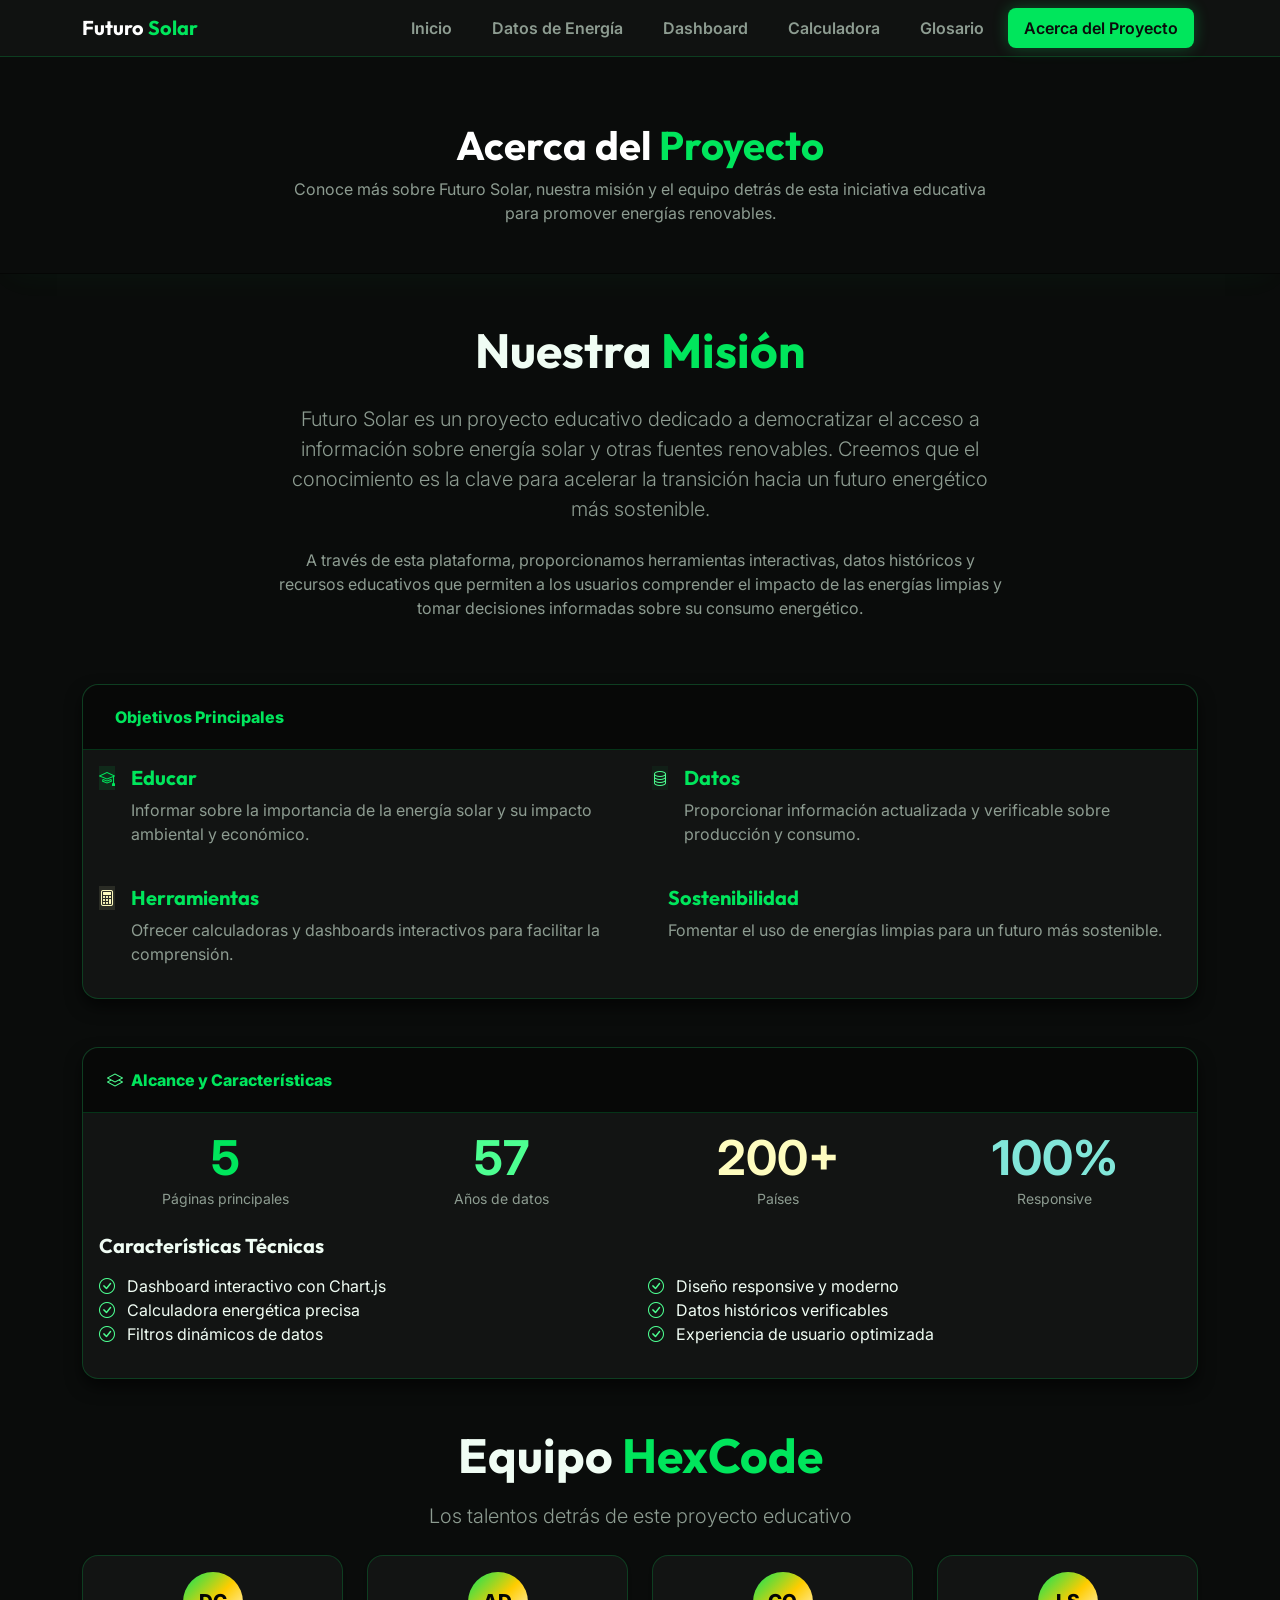
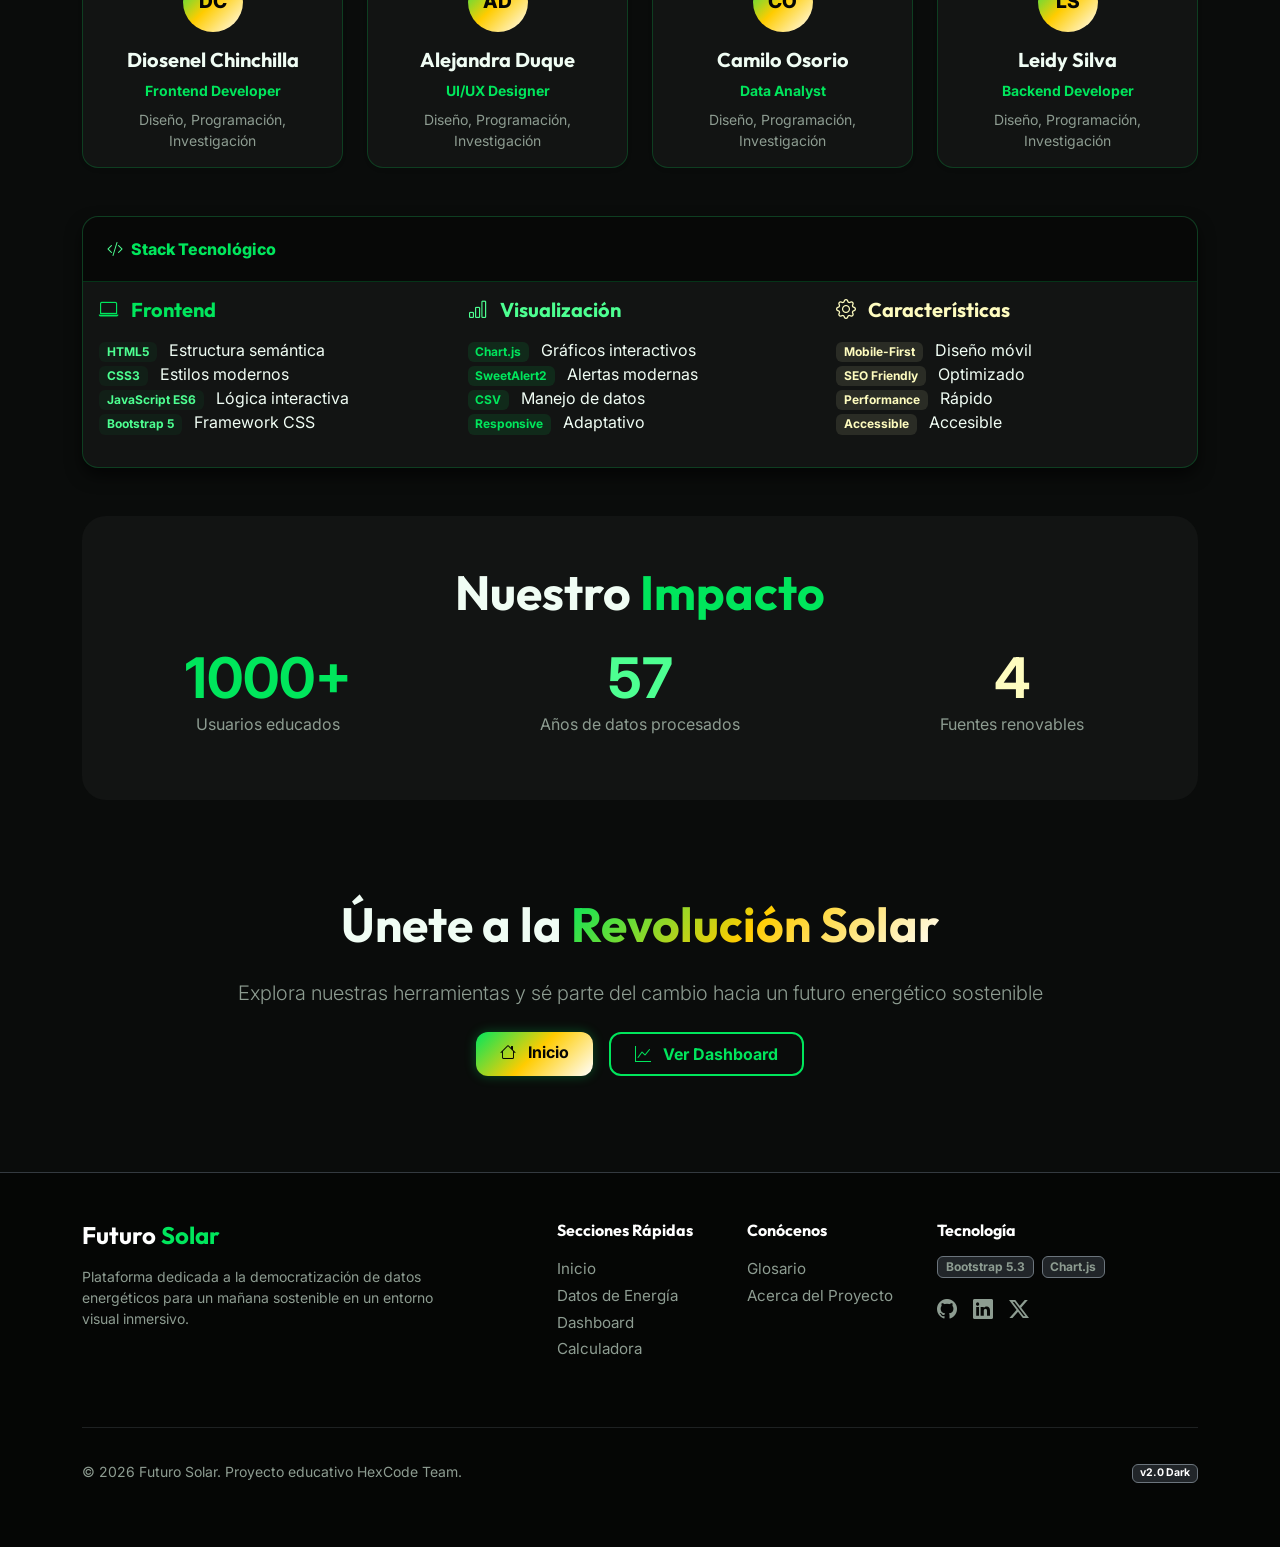
<file: acerca-del-proyecto.html>
<!DOCTYPE html>
<html lang="es" data-bs-theme="dark">

<head>
    <meta charset="UTF-8">
    <meta name="viewport" content="width=device-width, initial-scale=1.0">
    <meta name="description" content="Información sobre el proyecto Futuro Solar y el equipo HexCode">
    <title>Acerca del Proyecto - Futuro Solar</title>

    <!-- Bootstrap -->
    <link href="https://cdn.jsdelivr.net/npm/bootstrap@5.3.3/dist/css/bootstrap.min.css" rel="stylesheet">

    <!-- Bootstrap Icons -->
    <link rel="stylesheet" href="https://cdn.jsdelivr.net/npm/bootstrap-icons@1.11.0/font/bootstrap-icons.css">

    <!-- CSS personalizado -->
    <link rel="stylesheet" href="css/estilos.css">
</head>

<body>
        <!-- Modern Navigation -->
    <nav class="navbar navbar-expand-lg border-bottom sticky-top custom-navbar">
        <div class="container">
            <a class="navbar-brand fw-bold text-white" href="index.html">
                Futuro <span class="text-primary-green">Solar</span>
            </a>
            <button class="navbar-toggler border-0 shadow-none" type="button" data-bs-toggle="collapse" data-bs-target="#navbarNav">
                <span class="navbar-toggler-icon"></span>
            </button>
            <div class="collapse navbar-collapse" id="navbarNav">
                <ul class="navbar-nav ms-auto">
                    <li class="nav-item"><a class="nav-link " href="index.html">Inicio</a></li>
                    <li class="nav-item"><a class="nav-link " href="datos-energia.html">Datos de Energía</a></li>
                    <li class="nav-item"><a class="nav-link " href="dashboard.html">Dashboard</a></li>
                    <li class="nav-item"><a class="nav-link " href="calculadora.html">Calculadora</a></li>
                    <li class="nav-item"><a class="nav-link " href="diccionario.html">Glosario</a></li>
                    <li class="nav-item"><a class="nav-link active" href="acerca-del-proyecto.html">Acerca del Proyecto</a></li>
                </ul>
            </div>
        </div>
    </nav>

    <!-- Page Header -->
    <header class="page-header text-center animate__animated animate__fadeIn">
        <div class="container">
            <h1 class="display-6 fw-bold mb-2 text-white">Acerca del <span class="text-primary-green">Proyecto</span></h1>
            <p class="text-muted mx-auto" style="max-width: 700px;">Conoce más sobre Futuro Solar, nuestra misión y el equipo detrás de esta iniciativa educativa para promover energías renovables.</p>
        </div>
    </header>

    <main class="container my-5">
        <!-- Descripción del Proyecto -->
        <section class="row mb-5 fade-in-up">
            <div class="col-lg-8 mx-auto text-center">
                <h2 class="display-5 fw-bold mb-4">Nuestra <span class="text-highlight">Misión</span></h2>
                <p class="lead text-muted mb-4">
                    Futuro Solar es un proyecto educativo dedicado a democratizar el acceso a información sobre energía solar y otras fuentes renovables. 
                    Creemos que el conocimiento es la clave para acelerar la transición hacia un futuro energético más sostenible.
                </p>
                <p class="text-muted">
                    A través de esta plataforma, proporcionamos herramientas interactivas, datos históricos y recursos educativos que 
                    permiten a los usuarios comprender el impacto de las energías limpias y tomar decisiones informadas sobre su consumo energético.
                </p>
            </div>
        </section>

        <!-- Objetivos -->
        <section class="mb-5 fade-in-up">
            <div class="card card-premium">
                <div class="card-header-premium">
                    <i class="bi bi-target me-2"></i> Objetivos Principales
                </div>
                <div class="card-body">
                    <div class="row g-4">
                        <div class="col-md-6">
                            <div class="d-flex align-items-start">
                                <div class="me-3">
                                    <div class="icon-circle bg-success-soft">
                                        <i class="bi bi-mortarboard"></i>
                                    </div>
                                </div>
                                <div>
                                    <h5 class="fw-bold text-primary">Educar</h5>
                                    <p class="text-muted">Informar sobre la importancia de la energía solar y su impacto ambiental y económico.</p>
                                </div>
                            </div>
                        </div>
                        <div class="col-md-6">
                            <div class="d-flex align-items-start">
                                <div class="me-3">
                                    <div class="icon-circle bg-primary-soft">
                                        <i class="bi bi-database"></i>
                                    </div>
                                </div>
                                <div>
                                    <h5 class="fw-bold text-primary">Datos</h5>
                                    <p class="text-muted">Proporcionar información actualizada y verificable sobre producción y consumo.</p>
                                </div>
                            </div>
                        </div>
                        <div class="col-md-6">
                            <div class="d-flex align-items-start">
                                <div class="me-3">
                                    <div class="icon-circle bg-warning-soft">
                                        <i class="bi bi-calculator"></i>
                                    </div>
                                </div>
                                <div>
                                    <h5 class="fw-bold text-primary">Herramientas</h5>
                                    <p class="text-muted">Ofrecer calculadoras y dashboards interactivos para facilitar la comprensión.</p>
                                </div>
                            </div>
                        </div>
                        <div class="col-md-6">
                            <div class="d-flex align-items-start">
                                <div class="me-3">
                                    <div class="icon-circle bg-info-soft">
                                        <i class="bi bi-leaf"></i>
                                    </div>
                                </div>
                                <div>
                                    <h5 class="fw-bold text-primary">Sostenibilidad</h5>
                                    <p class="text-muted">Fomentar el uso de energías limpias para un futuro más sostenible.</p>
                                </div>
                            </div>
                        </div>
                    </div>
                </div>
            </div>
        </section>

        <!-- Alcance del Proyecto -->
        <section class="mb-5 fade-in-up">
            <div class="card card-premium">
                <div class="card-header-premium">
                    <i class="bi bi-layers me-2"></i> Alcance y Características
                </div>
                <div class="card-body">
                    <div class="row g-4">
                        <div class="col-md-3">
                            <div class="text-center">
                                <div class="display-5 text-primary fw-bold">5</div>
                                <small class="text-muted">Páginas principales</small>
                            </div>
                        </div>
                        <div class="col-md-3">
                            <div class="text-center">
                                <div class="display-5 text-success fw-bold">57</div>
                                <small class="text-muted">Años de datos</small>
                            </div>
                        </div>
                        <div class="col-md-3">
                            <div class="text-center">
                                <div class="display-5 text-warning fw-bold">200+</div>
                                <small class="text-muted">Países</small>
                            </div>
                        </div>
                        <div class="col-md-3">
                            <div class="text-center">
                                <div class="display-5 text-info fw-bold">100%</div>
                                <small class="text-muted">Responsive</small>
                            </div>
                        </div>
                    </div>
                    <div class="mt-4">
                        <h5 class="fw-bold mb-3">Características Técnicas</h5>
                        <div class="row g-3">
                            <div class="col-md-6">
                                <ul class="list-unstyled">
                                    <li><i class="bi bi-check-circle text-success me-2"></i> Dashboard interactivo con Chart.js</li>
                                    <li><i class="bi bi-check-circle text-success me-2"></i> Calculadora energética precisa</li>
                                    <li><i class="bi bi-check-circle text-success me-2"></i> Filtros dinámicos de datos</li>
                                </ul>
                            </div>
                            <div class="col-md-6">
                                <ul class="list-unstyled">
                                    <li><i class="bi bi-check-circle text-success me-2"></i> Diseño responsive y moderno</li>
                                    <li><i class="bi bi-check-circle text-success me-2"></i> Datos históricos verificables</li>
                                    <li><i class="bi bi-check-circle text-success me-2"></i> Experiencia de usuario optimizada</li>
                                </ul>
                            </div>
                        </div>
                    </div>
                </div>
            </div>
        </section>

        <!-- Equipo del Proyecto -->
        <section class="mb-5 fade-in-up">
            <div class="text-center mb-4">
                <h2 class="display-5 fw-bold mb-3">Equipo <span class="text-highlight">HexCode</span></h2>
                <p class="lead text-muted">Los talentos detrás de este proyecto educativo</p>
            </div>
            <div class="row g-4">
                <div class="col-md-6 col-lg-3">
                    <div class="card border-0 shadow-sm">
                        <div class="card-body text-center">
                            <div class="mb-3">
                                <div class="equipo-avatar-small">DC</div>
                            </div>
                            <h5 class="card-title fw-bold">Diosenel Chinchilla</h5>
                            <p class="text-primary fw-bold small mb-2">Frontend Developer</p>
                            <p class="card-text small text-muted">Diseño, Programación, Investigación</p>
                        </div>
                    </div>
                </div>
                <div class="col-md-6 col-lg-3">
                    <div class="card border-0 shadow-sm">
                        <div class="card-body text-center">
                            <div class="mb-3">
                                <div class="equipo-avatar-small">AD</div>
                            </div>
                            <h5 class="card-title fw-bold">Alejandra Duque</h5>
                            <p class="text-primary fw-bold small mb-2">UI/UX Designer</p>
                            <p class="card-text small text-muted">Diseño, Programación, Investigación</p>
                        </div>
                    </div>
                </div>
                <div class="col-md-6 col-lg-3">
                    <div class="card border-0 shadow-sm">
                        <div class="card-body text-center">
                            <div class="mb-3">
                                <div class="equipo-avatar-small">CO</div>
                            </div>
                            <h5 class="card-title fw-bold">Camilo Osorio</h5>
                            <p class="text-primary fw-bold small mb-2">Data Analyst</p>
                            <p class="card-text small text-muted">Diseño, Programación, Investigación</p>
                        </div>
                    </div>
                </div>
                <div class="col-md-6 col-lg-3">
                    <div class="card border-0 shadow-sm">
                        <div class="card-body text-center">
                            <div class="mb-3">
                                <div class="equipo-avatar-small">LS</div>
                            </div>
                            <h5 class="card-title fw-bold">Leidy Silva</h5>
                            <p class="text-primary fw-bold small mb-2">Backend Developer</p>
                            <p class="card-text small text-muted">Diseño, Programación, Investigación</p>
                        </div>
                    </div>
                </div>
            </div>
        </section>

        <!-- Tecnologías Utilizadas -->
        <section class="mb-5 fade-in-up">
            <div class="card card-premium">
                <div class="card-header-premium">
                    <i class="bi bi-code-slash me-2"></i> Stack Tecnológico
                </div>
                <div class="card-body">
                    <div class="row g-4">
                        <div class="col-md-4">
                            <h5 class="fw-bold text-primary mb-3">
                                <i class="bi bi-laptop me-2"></i> Frontend
                            </h5>
                            <ul class="list-unstyled">
                                <li><span class="badge bg-primary-soft text-primary me-2">HTML5</span> Estructura semántica</li>
                                <li><span class="badge bg-primary-soft text-primary me-2">CSS3</span> Estilos modernos</li>
                                <li><span class="badge bg-primary-soft text-primary me-2">JavaScript ES6</span> Lógica interactiva</li>
                                <li><span class="badge bg-primary-soft text-primary me-2">Bootstrap 5</span> Framework CSS</li>
                            </ul>
                        </div>
                        <div class="col-md-4">
                            <h5 class="fw-bold text-success mb-3">
                                <i class="bi bi-bar-chart me-2"></i> Visualización
                            </h5>
                            <ul class="list-unstyled">
                                <li><span class="badge bg-success-soft text-success me-2">Chart.js</span> Gráficos interactivos</li>
                                <li><span class="badge bg-success-soft text-success me-2">SweetAlert2</span> Alertas modernas</li>
                                <li><span class="badge bg-success-soft text-success me-2">CSV</span> Manejo de datos</li>
                                <li><span class="badge bg-success-soft text-success me-2">Responsive</span> Adaptativo</li>
                            </ul>
                        </div>
                        <div class="col-md-4">
                            <h5 class="fw-bold text-warning mb-3">
                                <i class="bi bi-gear me-2"></i> Características
                            </h5>
                            <ul class="list-unstyled">
                                <li><span class="badge bg-warning-soft text-dark me-2">Mobile-First</span> Diseño móvil</li>
                                <li><span class="badge bg-warning-soft text-dark me-2">SEO Friendly</span> Optimizado</li>
                                <li><span class="badge bg-warning-soft text-dark me-2">Performance</span> Rápido</li>
                                <li><span class="badge bg-warning-soft text-dark me-2">Accessible</span> Accesible</li>
                            </ul>
                        </div>
                    </div>
                </div>
            </div>
        </section>

        <!-- Impacto -->
        <section class="py-5 bg-light rounded-4 mb-5 fade-in-up">
            <div class="container text-center">
                <h2 class="display-5 fw-bold mb-4">Nuestro <span class="text-highlight">Impacto</span></h2>
                <div class="row g-4">
                    <div class="col-md-4">
                        <div class="display-4 text-primary fw-bold">1000+</div>
                        <p class="text-muted">Usuarios educados</p>
                    </div>
                    <div class="col-md-4">
                        <div class="display-4 text-success fw-bold">57</div>
                        <p class="text-muted">Años de datos procesados</p>
                    </div>
                    <div class="col-md-4">
                        <div class="display-4 text-warning fw-bold">4</div>
                        <p class="text-muted">Fuentes renovables</p>
                    </div>
                </div>
            </div>
        </section>

        <!-- CTA -->
        <section class="text-center py-5 fade-in-up">
            <h2 class="display-5 fw-bold mb-4">Únete a la <span class="text-gradient">Revolución Solar</span></h2>
            <p class="lead text-muted mb-4">Explora nuestras herramientas y sé parte del cambio hacia un futuro energético sostenible</p>
            <div class="d-flex justify-content-center gap-3">
                <a href="index.html" class="btn btn-primary-green px-4 py-2">
                    <i class="bi bi-house me-2"></i> Inicio
                </a>
                <a href="dashboard.html" class="btn btn-outline-primary px-4 py-2">
                    <i class="bi bi-graph-up me-2"></i> Ver Dashboard
                </a>
            </div>
        </section>
    </main>

        <!-- Modern Footer -->
    <footer class="footer-modern py-5 mt-5 border-top border-dark-subtle">
        <div class="container">
            <div class="row g-4 mb-5">
                <div class="col-lg-4">
                    <h4 class="text-white fw-bold mb-3">Futuro <span class="text-primary-green">Solar</span></h4>
                    <p class="text-muted small">Plataforma dedicada a la democratización de datos energéticos para un mañana sostenible en un entorno visual inmersivo.</p>
                </div>
                <div class="col-lg-2 offset-lg-1">
                    <h6 class="text-white fw-bold mb-3">Secciones Rápidas</h6>
                    <ul class="list-unstyled footer-links">
                        <li><a href="index.html">Inicio</a></li>
                        <li><a href="datos-energia.html">Datos de Energía</a></li>
                        <li><a href="dashboard.html">Dashboard</a></li>
                        <li><a href="calculadora.html">Calculadora</a></li>
                    </ul>
                </div>
                <div class="col-lg-2">
                    <h6 class="text-white fw-bold mb-3">Conócenos</h6>
                    <ul class="list-unstyled footer-links">
                        <li><a href="diccionario.html">Glosario</a></li>
                        <li><a href="acerca-del-proyecto.html">Acerca del Proyecto</a></li>
                    </ul>
                </div>
                <div class="col-lg-3">
                    <h6 class="text-white fw-bold mb-3">Tecnología</h6>
                    <div class="d-flex flex-wrap gap-2 mb-3">
                        <span class="badge bg-dark border border-secondary text-muted">Bootstrap 5.3</span>
                        <span class="badge bg-dark border border-secondary text-muted">Chart.js</span>
                    </div>
                    <div class="social-icons d-flex gap-3">
                        <a href="#" class="text-muted"><i class="bi bi-github fs-5"></i></a>
                        <a href="#" class="text-muted"><i class="bi bi-linkedin fs-5"></i></a>
                        <a href="#" class="text-muted"><i class="bi bi-twitter-x fs-5"></i></a>
                    </div>
                </div>
            </div>
            <hr class="border-secondary opacity-25">
            <div class="d-flex flex-wrap justify-content-between align-items-center py-3">
                <p class="text-muted small mb-0">&copy; 2026 Futuro Solar. Proyecto educativo HexCode Team.</p>
                <div class="text-muted small">
                    <span class="badge bg-dark border border-secondary">v2.0 Dark</span>
                </div>
            </div>
        </div>
    </footer>

    <!-- Bootstrap JS -->
    <script src="https://cdn.jsdelivr.net/npm/bootstrap@5.3.3/dist/js/bootstrap.bundle.min.js"></script>

    <!-- Scroll Animations -->
    <script>
        document.addEventListener("DOMContentLoaded", () => {
            setupScrollAnimations();
        });

        function setupScrollAnimations() {
            const observerOptions = {
                threshold: 0.1,
                rootMargin: '0px 0px -50px 0px'
            };

            const observer = new IntersectionObserver((entries) => {
                entries.forEach(entry => {
                    if (entry.isIntersecting) {
                        entry.target.classList.add('visible');
                    }
                });
            }, observerOptions);

            document.querySelectorAll('.fade-in-up').forEach(el => {
                observer.observe(el);
            });
        }
    </script>

</body>
</html>
</file>
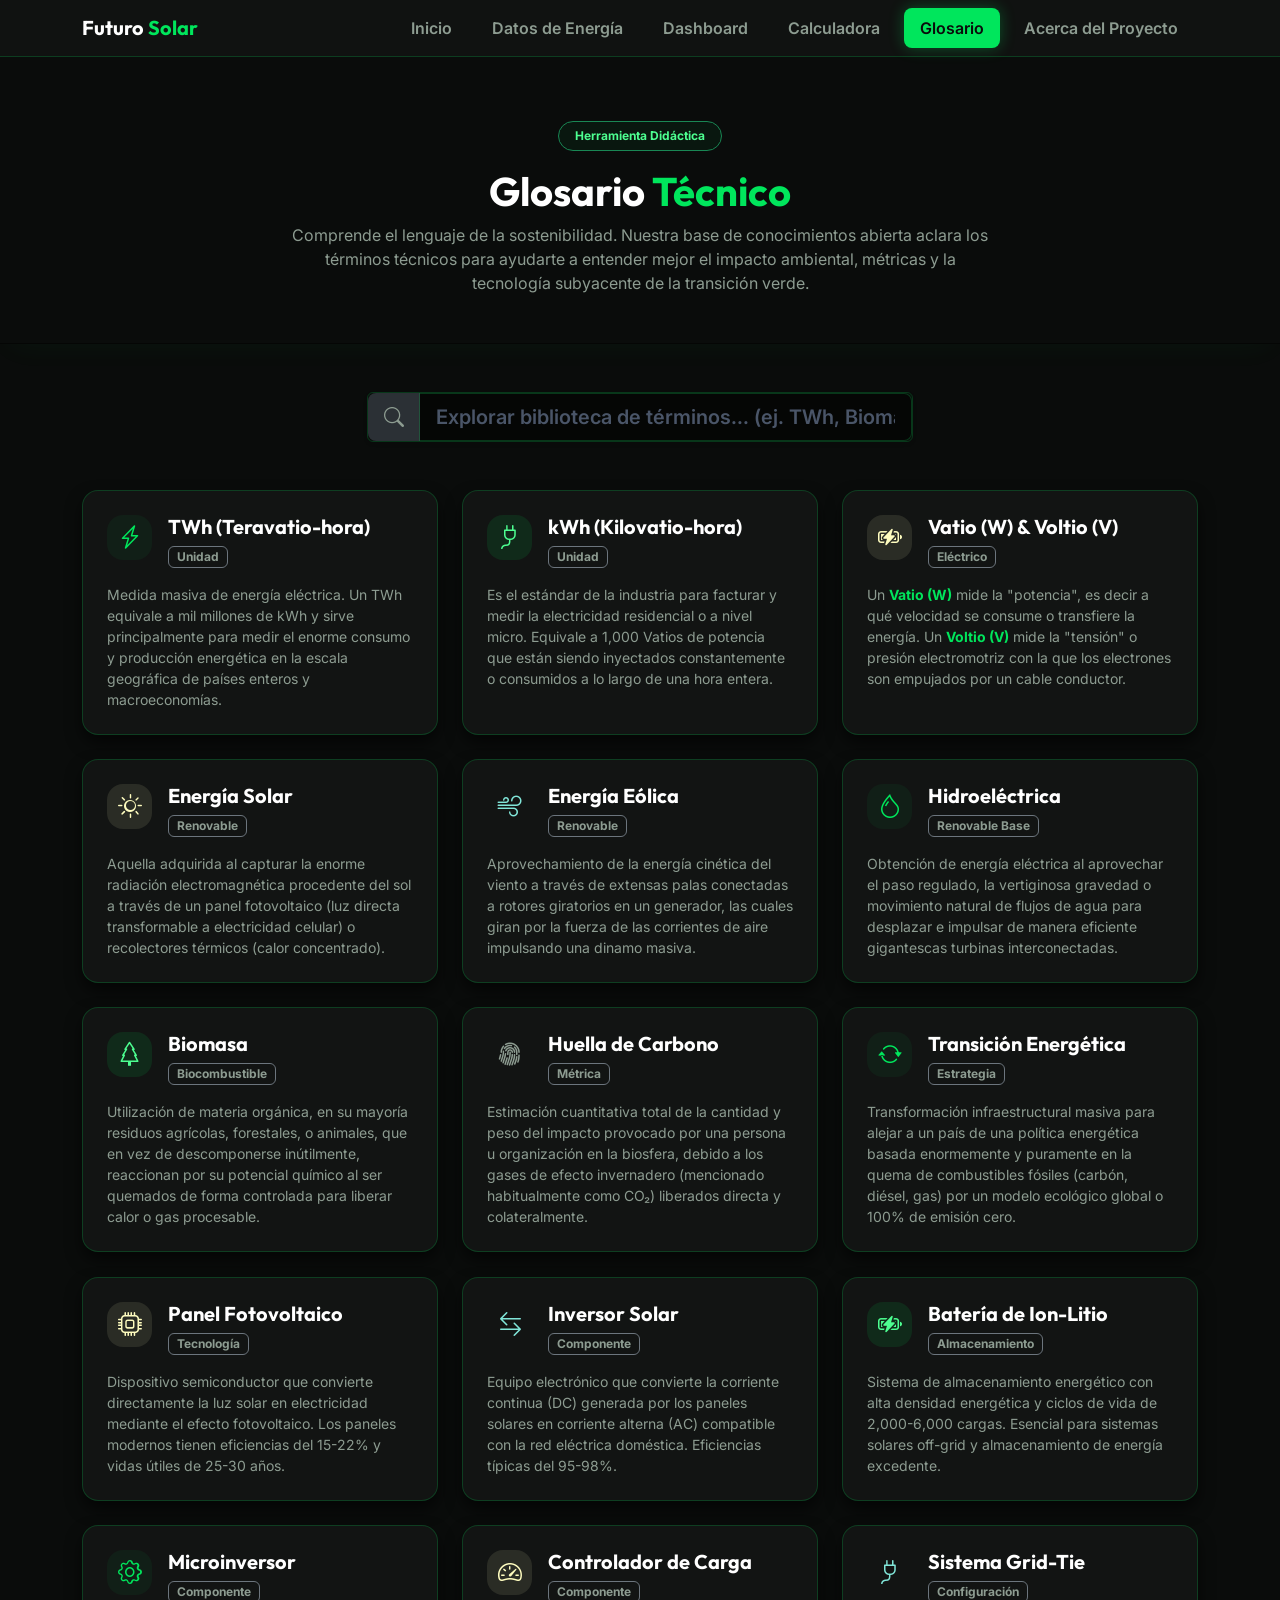
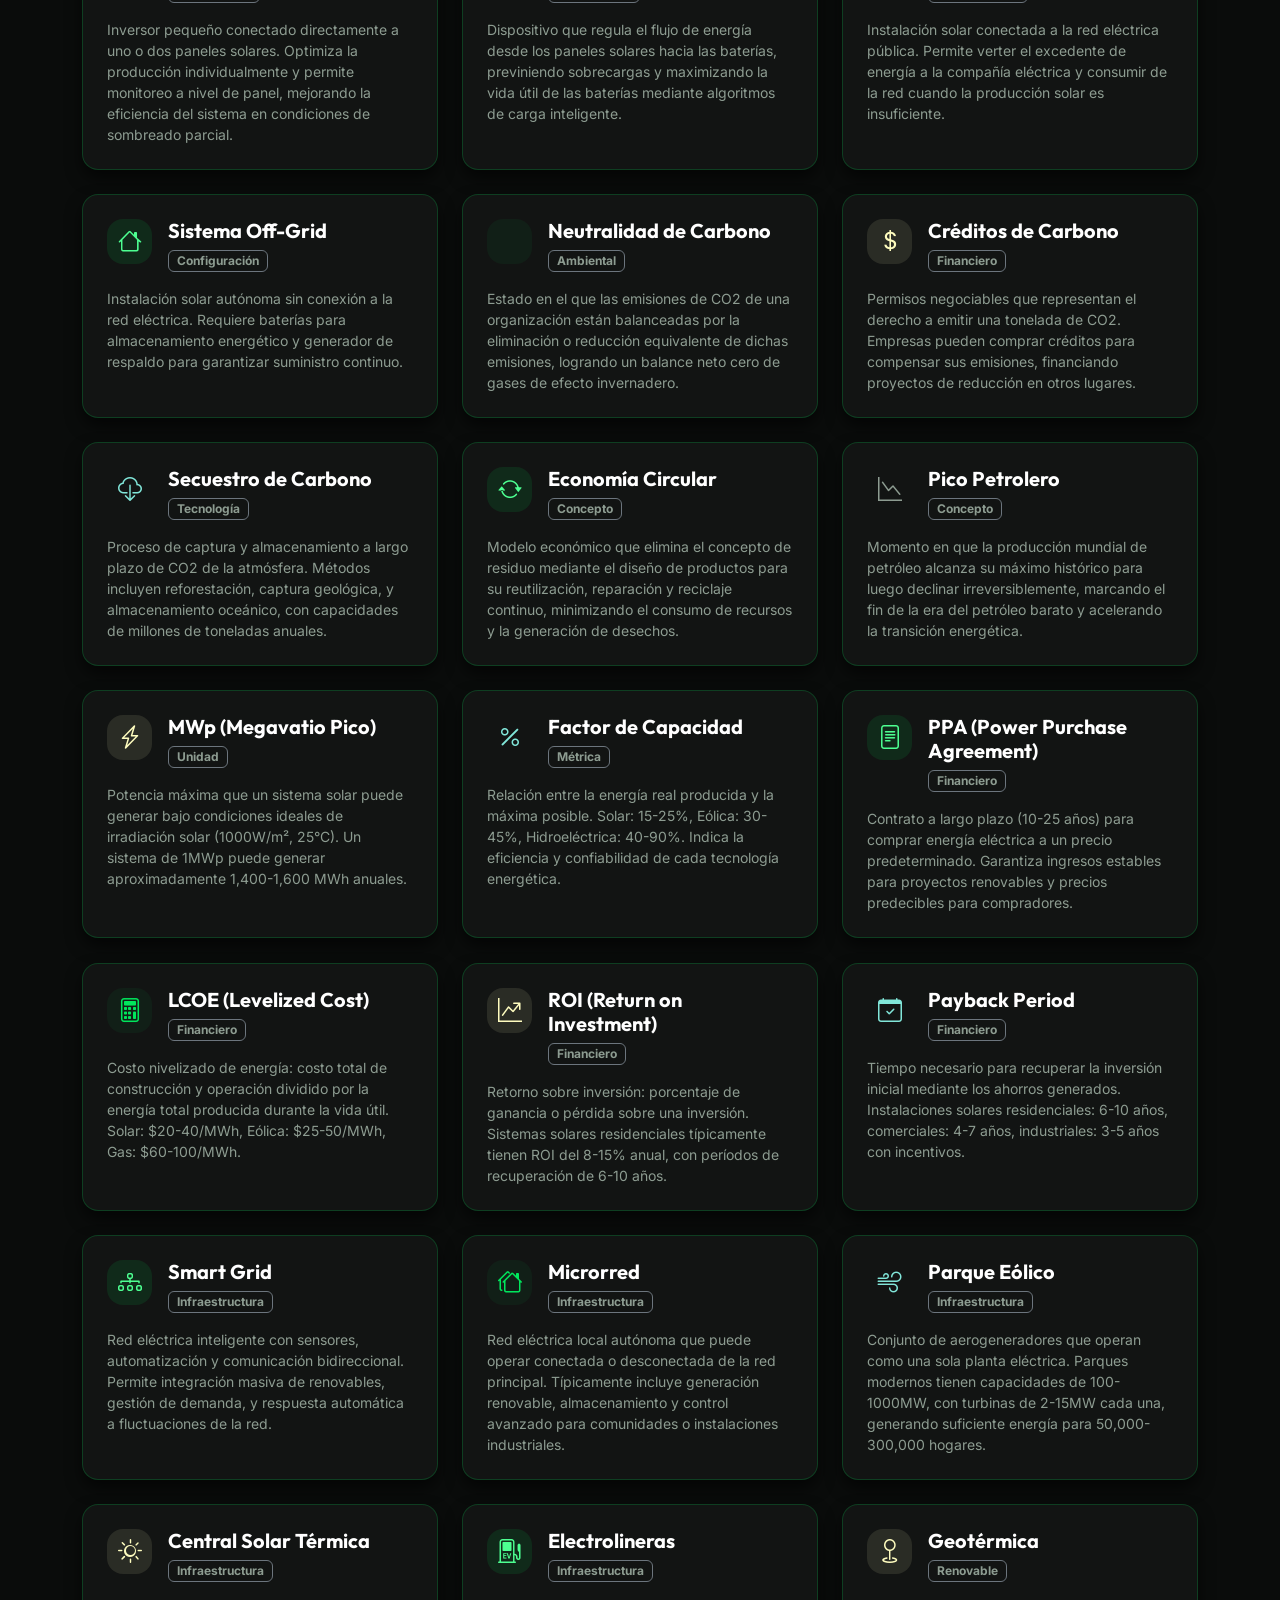
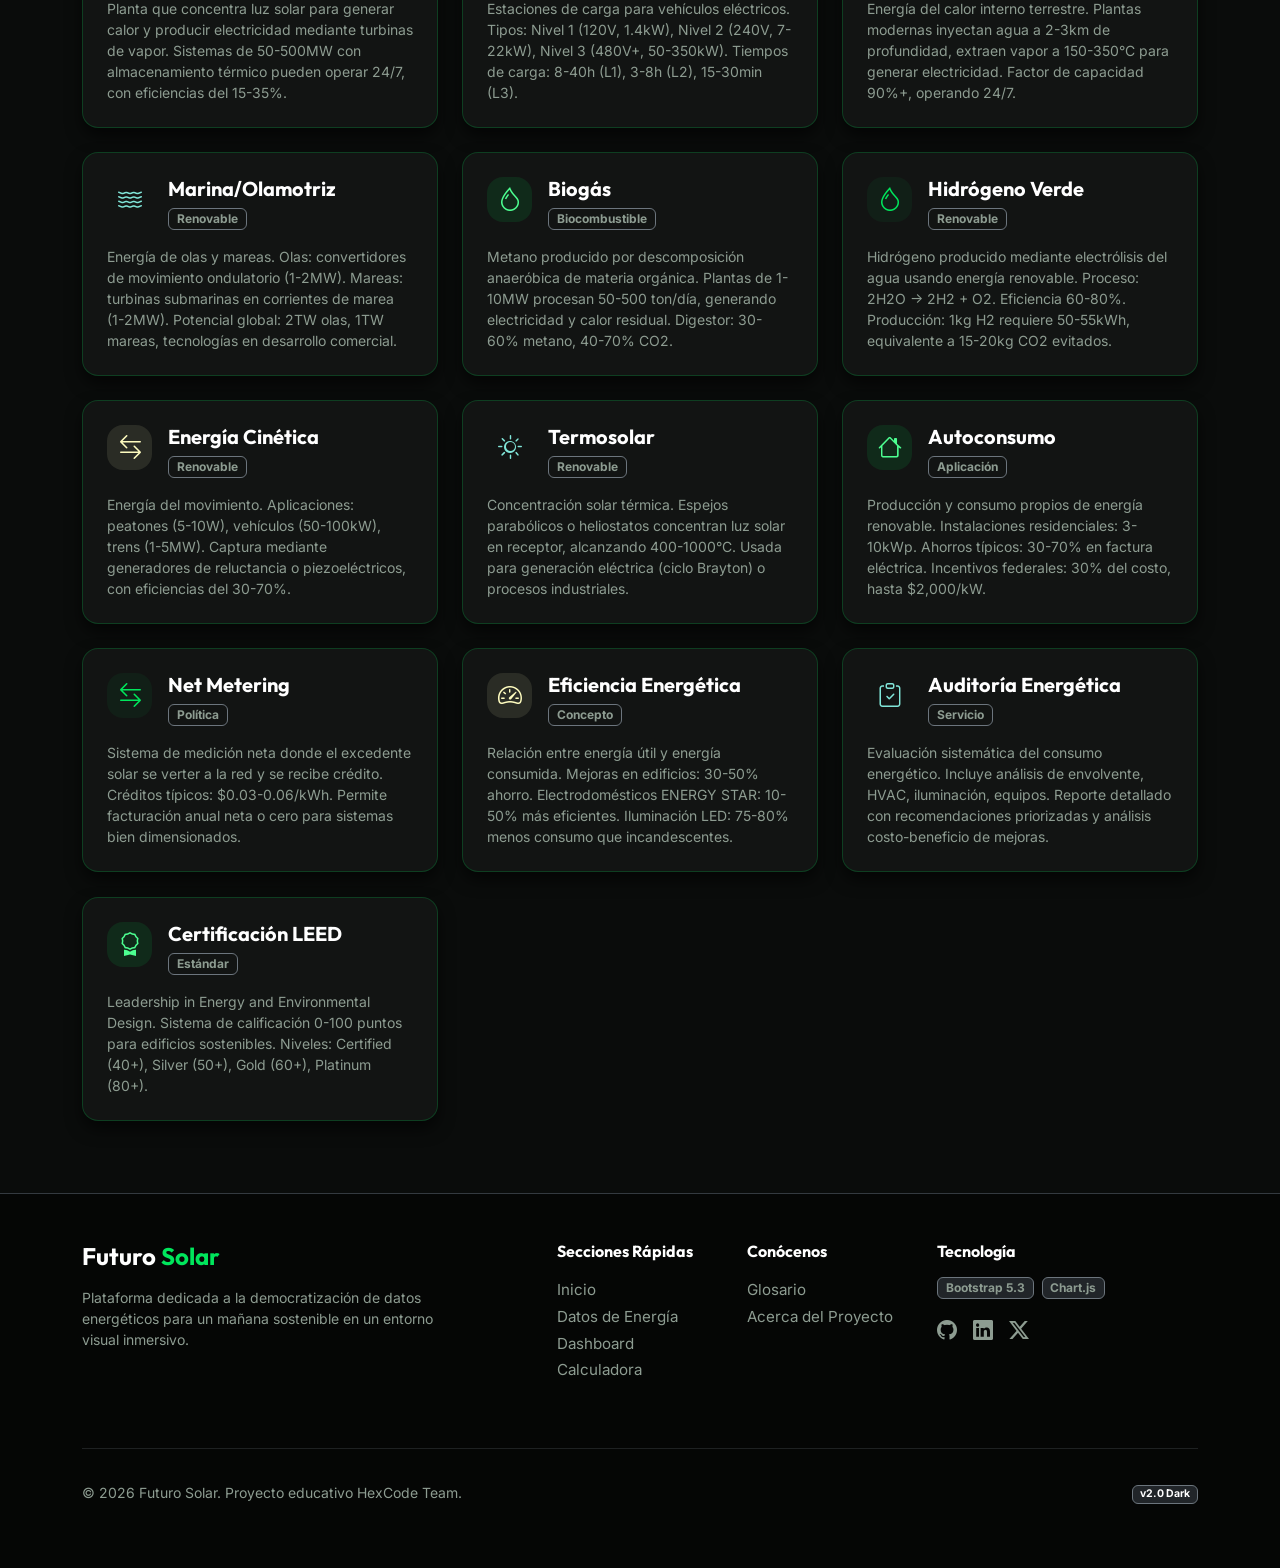
<file: diccionario.html>
<!DOCTYPE html>
<html lang="es" data-bs-theme="dark">

<head>
    <meta charset="UTF-8">
    <meta name="viewport" content="width=device-width, initial-scale=1.0">
    <meta name="description" content="Glosario técnico de energías renovables y transición energética - Futuro Solar">
    <title>Diccionario Energético - Futuro Solar</title>

    <!-- Bootstrap -->
    <link href="https://cdn.jsdelivr.net/npm/bootstrap@5.3.3/dist/css/bootstrap.min.css" rel="stylesheet">
    <link rel="stylesheet" href="https://cdn.jsdelivr.net/npm/bootstrap-icons@1.11.0/font/bootstrap-icons.css">

    <!-- Animate CSS -->
    <link rel="stylesheet" href="https://cdnjs.cloudflare.com/ajax/libs/animate.css/4.1.1/animate.min.css"/>

    <!-- CSS personalizado -->
    <link rel="stylesheet" href="css/estilos.css">
</head>

<body>

    <!-- Modern Navigation -->
    <nav class="navbar navbar-expand-lg border-bottom sticky-top custom-navbar">
        <div class="container">
            <a class="navbar-brand fw-bold text-white" href="index.html">
                Futuro <span class="text-primary-green">Solar</span>
            </a>
            <button class="navbar-toggler border-0 shadow-none" type="button" data-bs-toggle="collapse" data-bs-target="#navbarNav">
                <span class="navbar-toggler-icon"></span>
            </button>
            <div class="collapse navbar-collapse" id="navbarNav">
                <ul class="navbar-nav ms-auto">
                    <li class="nav-item"><a class="nav-link " href="index.html">Inicio</a></li>
                    <li class="nav-item"><a class="nav-link " href="datos-energia.html">Datos de Energía</a></li>
                    <li class="nav-item"><a class="nav-link " href="dashboard.html">Dashboard</a></li>
                    <li class="nav-item"><a class="nav-link " href="calculadora.html">Calculadora</a></li>
                    <li class="nav-item"><a class="nav-link active" href="diccionario.html">Glosario</a></li>
                    <li class="nav-item"><a class="nav-link " href="acerca-del-proyecto.html">Acerca del Proyecto</a></li>
                </ul>
            </div>
        </div>
    </nav>

    <!-- Page Header -->
    <header class="page-header text-center animate__animated animate__fadeIn">
        <div class="container">
            <span class="badge bg-primary-soft text-primary px-3 py-2 rounded-pill mb-3 border border-success">Herramienta Didáctica</span>
            <h1 class="display-6 fw-bold mb-2 text-white">Glosario <span class="text-primary-green">Técnico</span></h1>
            <p class="text-muted mx-auto" style="max-width: 700px;">Comprende el lenguaje de la sostenibilidad. Nuestra base de conocimientos abierta aclara los términos técnicos para ayudarte a entender mejor el impacto ambiental, métricas y la tecnología subyacente de la transición verde.</p>
        </div>
    </header>

    <main class="container my-5 pb-4">
        
        <!-- Filter Bar (Simulated functionality for UI completeness) -->
        <div class="row mb-5 animate__animated animate__fadeInUp">
            <div class="col-lg-6 mx-auto">
                <div class="input-group input-group-lg border border-secondary rounded overflow-hidden shadow-sm" style="border-color: var(--glass-border) !important;">
                    <span class="input-group-text bg-dark-deep border-0 text-muted"><i class="bi bi-search"></i></span>
                    <input type="text" class="form-control bg-dark-deep border-0 text-white shadow-none" placeholder="Explorar biblioteca de términos... (ej. TWh, Biomasa)" aria-label="Buscar" readonly>
                </div>
            </div>
        </div>

        <div class="row g-4 dictionary-cards">
            
            <!-- Unidades Básicas -->
            <!-- Terminal: TWh -->
            <div class="col-md-6 col-lg-4 animate__animated animate__zoomIn">
                <div class="card card-premium h-100 hover-card">
                    <div class="card-body p-4">
                        <div class="d-flex align-items-start mb-3">
                            <div class="widget-icon bg-primary-soft me-3" style="width: 45px; height: 45px; min-width: 45px;">
                                <i class="bi bi-lightning-charge text-primary fs-4"></i>
                            </div>
                            <div>
                                <h5 class="fw-bold mb-1 text-white">TWh (Teravatio-hora)</h5>
                                <span class="badge border border-secondary text-muted bg-dark-deep">Unidad</span>
                            </div>
                        </div>
                        <p class="text-muted mb-0 small">Medida masiva de energía eléctrica. Un TWh equivale a mil millones de kWh y sirve principalmente para medir el enorme consumo y producción energética en la escala geográfica de países enteros y macroeconomías.</p>
                    </div>
                </div>
            </div>

            <!-- Terminal: kWh -->
            <div class="col-md-6 col-lg-4 animate__animated animate__zoomIn animate__delay-1s">
                <div class="card card-premium h-100 hover-card">
                    <div class="card-body p-4">
                        <div class="d-flex align-items-start mb-3">
                            <div class="widget-icon bg-success-soft me-3" style="width: 45px; height: 45px; min-width: 45px;">
                                <i class="bi bi-plug text-success fs-4"></i>
                            </div>
                            <div>
                                <h5 class="fw-bold mb-1 text-white">kWh (Kilovatio-hora)</h5>
                                <span class="badge border border-secondary text-muted bg-dark-deep">Unidad</span>
                            </div>
                        </div>
                        <p class="text-muted mb-0 small">Es el estándar de la industria para facturar y medir la electricidad residencial o a nivel micro. Equivale a 1,000 Vatios de potencia que están siendo inyectados constantemente o consumidos a lo largo de una hora entera.</p>
                    </div>
                </div>
            </div>

            <!-- Terminal: Vatios y Voltios -->
            <div class="col-md-6 col-lg-4 animate__animated animate__zoomIn animate__delay-2s">
                <div class="card card-premium h-100 hover-card">
                    <div class="card-body p-4">
                        <div class="d-flex align-items-start mb-3">
                            <div class="widget-icon bg-warning-soft me-3" style="width: 45px; height: 45px; min-width: 45px;">
                                <i class="bi bi-battery-charging text-warning fs-4"></i>
                            </div>
                            <div>
                                <h5 class="fw-bold mb-1 text-white">Vatio (W) & Voltio (V)</h5>
                                <span class="badge border border-secondary text-muted bg-dark-deep">Eléctrico</span>
                            </div>
                        </div>
                        <p class="text-muted mb-0 small">Un <strong class="text-primary-green">Vatio (W)</strong> mide la "potencia", es decir a qué velocidad se consume o transfiere la energía. Un <strong class="text-primary-green">Voltio (V)</strong> mide la "tensión" o presión electromotriz con la que los electrones son empujados por un cable conductor.</p>
                    </div>
                </div>
            </div>

            <!-- Fuentes de Energía Renovable -->
            <!-- Terminal: Solar -->
            <div class="col-md-6 col-lg-4 animate__animated animate__zoomIn">
                <div class="card card-premium h-100 hover-card">
                    <div class="card-body p-4">
                        <div class="d-flex align-items-start mb-3">
                            <div class="widget-icon bg-warning-soft me-3" style="width: 45px; height: 45px; min-width: 45px;">
                                <i class="bi bi-sun text-warning fs-4"></i>
                            </div>
                            <div>
                                <h5 class="fw-bold mb-1 text-white">Energía Solar</h5>
                                <span class="badge border border-secondary text-muted bg-dark-deep">Renovable</span>
                            </div>
                        </div>
                        <p class="text-muted mb-0 small">Aquella adquirida al capturar la enorme radiación electromagnética procedente del sol a través de un panel fotovoltaico (luz directa transformable a electricidad celular) o recolectores térmicos (calor concentrado).</p>
                    </div>
                </div>
            </div>

            <!-- Terminal: Eolica -->
            <div class="col-md-6 col-lg-4 animate__animated animate__zoomIn animate__delay-1s">
                <div class="card card-premium h-100 hover-card">
                    <div class="card-body p-4">
                        <div class="d-flex align-items-start mb-3">
                            <div class="widget-icon bg-info-soft me-3" style="width: 45px; height: 45px; min-width: 45px;">
                                <i class="bi bi-wind text-info fs-4"></i>
                            </div>
                            <div>
                                <h5 class="fw-bold mb-1 text-white">Energía Eólica</h5>
                                <span class="badge border border-secondary text-muted bg-dark-deep">Renovable</span>
                            </div>
                        </div>
                        <p class="text-muted mb-0 small">Aprovechamiento de la energía cinética del viento a través de extensas palas conectadas a rotores giratorios en un generador, las cuales giran por la fuerza de las corrientes de aire impulsando una dinamo masiva.</p>
                    </div>
                </div>
            </div>

            <!-- Terminal: Hidrica -->
            <div class="col-md-6 col-lg-4 animate__animated animate__zoomIn animate__delay-2s">
                <div class="card card-premium h-100 hover-card">
                    <div class="card-body p-4">
                        <div class="d-flex align-items-start mb-3">
                            <div class="widget-icon bg-primary-soft me-3" style="width: 45px; height: 45px; min-width: 45px;">
                                <i class="bi bi-droplet text-primary fs-4"></i>
                            </div>
                            <div>
                                <h5 class="fw-bold mb-1 text-white">Hidroeléctrica</h5>
                                <span class="badge border border-secondary text-muted bg-dark-deep">Renovable Base</span>
                            </div>
                        </div>
                        <p class="text-muted mb-0 small">Obtención de energía eléctrica al aprovechar el paso regulado, la vertiginosa gravedad o movimiento natural de flujos de agua para desplazar e impulsar de manera eficiente gigantescas turbinas interconectadas.</p>
                    </div>
                </div>
            </div>

            <!-- Terminal: Biomasa -->
            <div class="col-md-6 col-lg-4 animate__animated animate__zoomIn">
                <div class="card card-premium h-100 hover-card">
                    <div class="card-body p-4">
                        <div class="d-flex align-items-start mb-3">
                            <div class="widget-icon bg-success-soft me-3" style="width: 45px; height: 45px; min-width: 45px;">
                                <i class="bi bi-tree text-success fs-4"></i>
                            </div>
                            <div>
                                <h5 class="fw-bold mb-1 text-white">Biomasa</h5>
                                <span class="badge border border-secondary text-muted bg-dark-deep">Biocombustible</span>
                            </div>
                        </div>
                        <p class="text-muted mb-0 small">Utilización de materia orgánica, en su mayoría residuos agrícolas, forestales, o animales, que en vez de descomponerse inútilmente, reaccionan por su potencial químico al ser quemados de forma controlada para liberar calor o gas procesable.</p>
                    </div>
                </div>
            </div>

            <!-- Conceptos Ambientales -->
            <!-- Terminal: Huella Carbono -->
            <div class="col-md-6 col-lg-4 animate__animated animate__zoomIn animate__delay-1s">
                <div class="card card-premium h-100 hover-card">
                    <div class="card-body p-4">
                        <div class="d-flex align-items-start mb-3">
                            <div class="widget-icon bg-secondary-soft me-3" style="width: 45px; height: 45px; min-width: 45px;">
                                <i class="bi bi-fingerprint text-muted fs-4"></i>
                            </div>
                            <div>
                                <h5 class="fw-bold mb-1 text-white">Huella de Carbono</h5>
                                <span class="badge border border-secondary text-muted bg-dark-deep">Métrica</span>
                            </div>
                        </div>
                        <p class="text-muted mb-0 small">Estimación cuantitativa total de la cantidad y peso del impacto provocado por una persona u organización en la biosfera, debido a los gases de efecto invernadero (mencionado habitualmente como CO₂) liberados directa y colateralmente.</p>
                    </div>
                </div>
            </div>

            <!-- Terminal: Transicion -->
            <div class="col-md-6 col-lg-4 animate__animated animate__zoomIn animate__delay-2s">
                <div class="card card-premium h-100 hover-card">
                    <div class="card-body p-4">
                        <div class="d-flex align-items-start mb-3">
                            <div class="widget-icon bg-primary-soft me-3" style="width: 45px; height: 45px; min-width: 45px;">
                                <i class="bi bi-arrow-repeat text-primary fs-4"></i>
                            </div>
                            <div>
                                <h5 class="fw-bold mb-1 text-white">Transición Energética</h5>
                                <span class="badge border border-secondary text-muted bg-dark-deep">Estrategia</span>
                            </div>
                        </div>
                        <p class="text-muted mb-0 small">Transformación infraestructural masiva para alejar a un país de una política energética basada enormemente y puramente en la quema de combustibles fósiles (carbón, diésel, gas) por un modelo ecológico global o 100% de emisión cero.</p>
                    </div>
                </div>
            </div>

            <!-- Tecnologías y Componentes -->
            <!-- Terminal: Panel Fotovoltaico -->
            <div class="col-md-6 col-lg-4 animate__animated animate__zoomIn">
                <div class="card card-premium h-100 hover-card">
                    <div class="card-body p-4">
                        <div class="d-flex align-items-start mb-3">
                            <div class="widget-icon bg-warning-soft me-3" style="width: 45px; height: 45px; min-width: 45px;">
                                <i class="bi bi-cpu text-warning fs-4"></i>
                            </div>
                            <div>
                                <h5 class="fw-bold mb-1 text-white">Panel Fotovoltaico</h5>
                                <span class="badge border border-secondary text-muted bg-dark-deep">Tecnología</span>
                            </div>
                        </div>
                        <p class="text-muted mb-0 small">Dispositivo semiconductor que convierte directamente la luz solar en electricidad mediante el efecto fotovoltaico. Los paneles modernos tienen eficiencias del 15-22% y vidas útiles de 25-30 años.</p>
                    </div>
                </div>
            </div>

            <!-- Terminal: Inversor Solar -->
            <div class="col-md-6 col-lg-4 animate__animated animate__zoomIn animate__delay-1s">
                <div class="card card-premium h-100 hover-card">
                    <div class="card-body p-4">
                        <div class="d-flex align-items-start mb-3">
                            <div class="widget-icon bg-info-soft me-3" style="width: 45px; height: 45px; min-width: 45px;">
                                <i class="bi bi-arrow-left-right text-info fs-4"></i>
                            </div>
                            <div>
                                <h5 class="fw-bold mb-1 text-white">Inversor Solar</h5>
                                <span class="badge border border-secondary text-muted bg-dark-deep">Componente</span>
                            </div>
                        </div>
                        <p class="text-muted mb-0 small">Equipo electrónico que convierte la corriente continua (DC) generada por los paneles solares en corriente alterna (AC) compatible con la red eléctrica doméstica. Eficiencias típicas del 95-98%.</p>
                    </div>
                </div>
            </div>

            <!-- Terminal: Bateria Ion-Litio -->
            <div class="col-md-6 col-lg-4 animate__animated animate__zoomIn animate__delay-2s">
                <div class="card card-premium h-100 hover-card">
                    <div class="card-body p-4">
                        <div class="d-flex align-items-start mb-3">
                            <div class="widget-icon bg-success-soft me-3" style="width: 45px; height: 45px; min-width: 45px;">
                                <i class="bi bi-battery-charging text-success fs-4"></i>
                            </div>
                            <div>
                                <h5 class="fw-bold mb-1 text-white">Batería de Ion-Litio</h5>
                                <span class="badge border border-secondary text-muted bg-dark-deep">Almacenamiento</span>
                            </div>
                        </div>
                        <p class="text-muted mb-0 small">Sistema de almacenamiento energético con alta densidad energética y ciclos de vida de 2,000-6,000 cargas. Esencial para sistemas solares off-grid y almacenamiento de energía excedente.</p>
                    </div>
                </div>
            </div>

            <!-- Terminal: Microinversor -->
            <div class="col-md-6 col-lg-4 animate__animated animate__zoomIn">
                <div class="card card-premium h-100 hover-card">
                    <div class="card-body p-4">
                        <div class="d-flex align-items-start mb-3">
                            <div class="widget-icon bg-primary-soft me-3" style="width: 45px; height: 45px; min-width: 45px;">
                                <i class="bi bi-gear text-primary fs-4"></i>
                            </div>
                            <div>
                                <h5 class="fw-bold mb-1 text-white">Microinversor</h5>
                                <span class="badge border border-secondary text-muted bg-dark-deep">Componente</span>
                            </div>
                        </div>
                        <p class="text-muted mb-0 small">Inversor pequeño conectado directamente a uno o dos paneles solares. Optimiza la producción individualmente y permite monitoreo a nivel de panel, mejorando la eficiencia del sistema en condiciones de sombreado parcial.</p>
                    </div>
                </div>
            </div>

            <!-- Terminal: Controlador de Carga -->
            <div class="col-md-6 col-lg-4 animate__animated animate__zoomIn animate__delay-1s">
                <div class="card card-premium h-100 hover-card">
                    <div class="card-body p-4">
                        <div class="d-flex align-items-start mb-3">
                            <div class="widget-icon bg-warning-soft me-3" style="width: 45px; height: 45px; min-width: 45px;">
                                <i class="bi bi-speedometer2 text-warning fs-4"></i>
                            </div>
                            <div>
                                <h5 class="fw-bold mb-1 text-white">Controlador de Carga</h5>
                                <span class="badge border border-secondary text-muted bg-dark-deep">Componente</span>
                            </div>
                        </div>
                        <p class="text-muted mb-0 small">Dispositivo que regula el flujo de energía desde los paneles solares hacia las baterías, previniendo sobrecargas y maximizando la vida útil de las baterías mediante algoritmos de carga inteligente.</p>
                    </div>
                </div>
            </div>

            <!-- Terminal: Sistema Grid-Tie -->
            <div class="col-md-6 col-lg-4 animate__animated animate__zoomIn animate__delay-2s">
                <div class="card card-premium h-100 hover-card">
                    <div class="card-body p-4">
                        <div class="d-flex align-items-start mb-3">
                            <div class="widget-icon bg-info-soft me-3" style="width: 45px; height: 45px; min-width: 45px;">
                                <i class="bi bi-plug text-info fs-4"></i>
                            </div>
                            <div>
                                <h5 class="fw-bold mb-1 text-white">Sistema Grid-Tie</h5>
                                <span class="badge border border-secondary text-muted bg-dark-deep">Configuración</span>
                            </div>
                        </div>
                        <p class="text-muted mb-0 small">Instalación solar conectada a la red eléctrica pública. Permite verter el excedente de energía a la compañía eléctrica y consumir de la red cuando la producción solar es insuficiente.</p>
                    </div>
                </div>
            </div>

            <!-- Terminal: Sistema Off-Grid -->
            <div class="col-md-6 col-lg-4 animate__animated animate__zoomIn">
                <div class="card card-premium h-100 hover-card">
                    <div class="card-body p-4">
                        <div class="d-flex align-items-start mb-3">
                            <div class="widget-icon bg-success-soft me-3" style="width: 45px; height: 45px; min-width: 45px;">
                                <i class="bi bi-house text-success fs-4"></i>
                            </div>
                            <div>
                                <h5 class="fw-bold mb-1 text-white">Sistema Off-Grid</h5>
                                <span class="badge border border-secondary text-muted bg-dark-deep">Configuración</span>
                            </div>
                        </div>
                        <p class="text-muted mb-0 small">Instalación solar autónoma sin conexión a la red eléctrica. Requiere baterías para almacenamiento energético y generador de respaldo para garantizar suministro continuo.</p>
                    </div>
                </div>
            </div>

            <!-- Conceptos Ambientales Avanzados -->
            <!-- Terminal: Neutralidad Carbono -->
            <div class="col-md-6 col-lg-4 animate__animated animate__zoomIn">
                <div class="card card-premium h-100 hover-card">
                    <div class="card-body p-4">
                        <div class="d-flex align-items-start mb-3">
                            <div class="widget-icon bg-primary-soft me-3" style="width: 45px; height: 45px; min-width: 45px;">
                                <i class="bi bi-balance-scale text-primary fs-4"></i>
                            </div>
                            <div>
                                <h5 class="fw-bold mb-1 text-white">Neutralidad de Carbono</h5>
                                <span class="badge border border-secondary text-muted bg-dark-deep">Ambiental</span>
                            </div>
                        </div>
                        <p class="text-muted mb-0 small">Estado en el que las emisiones de CO2 de una organización están balanceadas por la eliminación o reducción equivalente de dichas emisiones, logrando un balance neto cero de gases de efecto invernadero.</p>
                    </div>
                </div>
            </div>

            <!-- Terminal: Creditos Carbono -->
            <div class="col-md-6 col-lg-4 animate__animated animate__zoomIn animate__delay-1s">
                <div class="card card-premium h-100 hover-card">
                    <div class="card-body p-4">
                        <div class="d-flex align-items-start mb-3">
                            <div class="widget-icon bg-warning-soft me-3" style="width: 45px; height: 45px; min-width: 45px;">
                                <i class="bi bi-currency-dollar text-warning fs-4"></i>
                            </div>
                            <div>
                                <h5 class="fw-bold mb-1 text-white">Créditos de Carbono</h5>
                                <span class="badge border border-secondary text-muted bg-dark-deep">Financiero</span>
                            </div>
                        </div>
                        <p class="text-muted mb-0 small">Permisos negociables que representan el derecho a emitir una tonelada de CO2. Empresas pueden comprar créditos para compensar sus emisiones, financiando proyectos de reducción en otros lugares.</p>
                    </div>
                </div>
            </div>

            <!-- Terminal: Secuestro Carbono -->
            <div class="col-md-6 col-lg-4 animate__animated animate__zoomIn animate__delay-2s">
                <div class="card card-premium h-100 hover-card">
                    <div class="card-body p-4">
                        <div class="d-flex align-items-start mb-3">
                            <div class="widget-icon bg-info-soft me-3" style="width: 45px; height: 45px; min-width: 45px;">
                                <i class="bi bi-cloud-download text-info fs-4"></i>
                            </div>
                            <div>
                                <h5 class="fw-bold mb-1 text-white">Secuestro de Carbono</h5>
                                <span class="badge border border-secondary text-muted bg-dark-deep">Tecnología</span>
                            </div>
                        </div>
                        <p class="text-muted mb-0 small">Proceso de captura y almacenamiento a largo plazo de CO2 de la atmósfera. Métodos incluyen reforestación, captura geológica, y almacenamiento oceánico, con capacidades de millones de toneladas anuales.</p>
                    </div>
                </div>
            </div>

            <!-- Terminal: Economia Circular -->
            <div class="col-md-6 col-lg-4 animate__animated animate__zoomIn">
                <div class="card card-premium h-100 hover-card">
                    <div class="card-body p-4">
                        <div class="d-flex align-items-start mb-3">
                            <div class="widget-icon bg-success-soft me-3" style="width: 45px; height: 45px; min-width: 45px;">
                                <i class="bi bi-arrow-repeat text-success fs-4"></i>
                            </div>
                            <div>
                                <h5 class="fw-bold mb-1 text-white">Economía Circular</h5>
                                <span class="badge border border-secondary text-muted bg-dark-deep">Concepto</span>
                            </div>
                        </div>
                        <p class="text-muted mb-0 small">Modelo económico que elimina el concepto de residuo mediante el diseño de productos para su reutilización, reparación y reciclaje continuo, minimizando el consumo de recursos y la generación de desechos.</p>
                    </div>
                </div>
            </div>

            <!-- Terminal: Pico Petrolero -->
            <div class="col-md-6 col-lg-4 animate__animated animate__zoomIn animate__delay-1s">
                <div class="card card-premium h-100 hover-card">
                    <div class="card-body p-4">
                        <div class="d-flex align-items-start mb-3">
                            <div class="widget-icon bg-secondary-soft me-3" style="width: 45px; height: 45px; min-width: 45px;">
                                <i class="bi bi-graph-down text-muted fs-4"></i>
                            </div>
                            <div>
                                <h5 class="fw-bold mb-1 text-white">Pico Petrolero</h5>
                                <span class="badge border border-secondary text-muted bg-dark-deep">Concepto</span>
                            </div>
                        </div>
                        <p class="text-muted mb-0 small">Momento en que la producción mundial de petróleo alcanza su máximo histórico para luego declinar irreversiblemente, marcando el fin de la era del petróleo barato y acelerando la transición energética.</p>
                    </div>
                </div>
            </div>

            <!-- Métricas y Unidades Financieras -->
            <!-- Terminal: MWp -->
            <div class="col-md-6 col-lg-4 animate__animated animate__zoomIn animate__delay-2s">
                <div class="card card-premium h-100 hover-card">
                    <div class="card-body p-4">
                        <div class="d-flex align-items-start mb-3">
                            <div class="widget-icon bg-warning-soft me-3" style="width: 45px; height: 45px; min-width: 45px;">
                                <i class="bi bi-lightning-charge text-warning fs-4"></i>
                            </div>
                            <div>
                                <h5 class="fw-bold mb-1 text-white">MWp (Megavatio Pico)</h5>
                                <span class="badge border border-secondary text-muted bg-dark-deep">Unidad</span>
                            </div>
                        </div>
                        <p class="text-muted mb-0 small">Potencia máxima que un sistema solar puede generar bajo condiciones ideales de irradiación solar (1000W/m², 25°C). Un sistema de 1MWp puede generar aproximadamente 1,400-1,600 MWh anuales.</p>
                    </div>
                </div>
            </div>

            <!-- Terminal: Factor Capacidad -->
            <div class="col-md-6 col-lg-4 animate__animated animate__zoomIn">
                <div class="card card-premium h-100 hover-card">
                    <div class="card-body p-4">
                        <div class="d-flex align-items-start mb-3">
                            <div class="widget-icon bg-info-soft me-3" style="width: 45px; height: 45px; min-width: 45px;">
                                <i class="bi bi-percent text-info fs-4"></i>
                            </div>
                            <div>
                                <h5 class="fw-bold mb-1 text-white">Factor de Capacidad</h5>
                                <span class="badge border border-secondary text-muted bg-dark-deep">Métrica</span>
                            </div>
                        </div>
                        <p class="text-muted mb-0 small">Relación entre la energía real producida y la máxima posible. Solar: 15-25%, Eólica: 30-45%, Hidroeléctrica: 40-90%. Indica la eficiencia y confiabilidad de cada tecnología energética.</p>
                    </div>
                </div>
            </div>

            <!-- Terminal: PPA -->
            <div class="col-md-6 col-lg-4 animate__animated animate__zoomIn animate__delay-1s">
                <div class="card card-premium h-100 hover-card">
                    <div class="card-body p-4">
                        <div class="d-flex align-items-start mb-3">
                            <div class="widget-icon bg-success-soft me-3" style="width: 45px; height: 45px; min-width: 45px;">
                                <i class="bi bi-file-text text-success fs-4"></i>
                            </div>
                            <div>
                                <h5 class="fw-bold mb-1 text-white">PPA (Power Purchase Agreement)</h5>
                                <span class="badge border border-secondary text-muted bg-dark-deep">Financiero</span>
                            </div>
                        </div>
                        <p class="text-muted mb-0 small">Contrato a largo plazo (10-25 años) para comprar energía eléctrica a un precio predeterminado. Garantiza ingresos estables para proyectos renovables y precios predecibles para compradores.</p>
                    </div>
                </div>
            </div>

            <!-- Terminal: LCOE -->
            <div class="col-md-6 col-lg-4 animate__animated animate__zoomIn animate__delay-2s">
                <div class="card card-premium h-100 hover-card">
                    <div class="card-body p-4">
                        <div class="d-flex align-items-start mb-3">
                            <div class="widget-icon bg-primary-soft me-3" style="width: 45px; height: 45px; min-width: 45px;">
                                <i class="bi bi-calculator text-primary fs-4"></i>
                            </div>
                            <div>
                                <h5 class="fw-bold mb-1 text-white">LCOE (Levelized Cost)</h5>
                                <span class="badge border border-secondary text-muted bg-dark-deep">Financiero</span>
                            </div>
                        </div>
                        <p class="text-muted mb-0 small">Costo nivelizado de energía: costo total de construcción y operación dividido por la energía total producida durante la vida útil. Solar: $20-40/MWh, Eólica: $25-50/MWh, Gas: $60-100/MWh.</p>
                    </div>
                </div>
            </div>

            <!-- Terminal: ROI -->
            <div class="col-md-6 col-lg-4 animate__animated animate__zoomIn">
                <div class="card card-premium h-100 hover-card">
                    <div class="card-body p-4">
                        <div class="d-flex align-items-start mb-3">
                            <div class="widget-icon bg-warning-soft me-3" style="width: 45px; height: 45px; min-width: 45px;">
                                <i class="bi bi-graph-up-arrow text-warning fs-4"></i>
                            </div>
                            <div>
                                <h5 class="fw-bold mb-1 text-white">ROI (Return on Investment)</h5>
                                <span class="badge border border-secondary text-muted bg-dark-deep">Financiero</span>
                            </div>
                        </div>
                        <p class="text-muted mb-0 small">Retorno sobre inversión: porcentaje de ganancia o pérdida sobre una inversión. Sistemas solares residenciales típicamente tienen ROI del 8-15% anual, con períodos de recuperación de 6-10 años.</p>
                    </div>
                </div>
            </div>

            <!-- Terminal: Payback Period -->
            <div class="col-md-6 col-lg-4 animate__animated animate__zoomIn animate__delay-1s">
                <div class="card card-premium h-100 hover-card">
                    <div class="card-body p-4">
                        <div class="d-flex align-items-start mb-3">
                            <div class="widget-icon bg-info-soft me-3" style="width: 45px; height: 45px; min-width: 45px;">
                                <i class="bi bi-calendar-check text-info fs-4"></i>
                            </div>
                            <div>
                                <h5 class="fw-bold mb-1 text-white">Payback Period</h5>
                                <span class="badge border border-secondary text-muted bg-dark-deep">Financiero</span>
                            </div>
                        </div>
                        <p class="text-muted mb-0 small">Tiempo necesario para recuperar la inversión inicial mediante los ahorros generados. Instalaciones solares residenciales: 6-10 años, comerciales: 4-7 años, industriales: 3-5 años con incentivos.</p>
                    </div>
                </div>
            </div>

            <!-- Infraestructura y Redes -->
            <!-- Terminal: Smart Grid -->
            <div class="col-md-6 col-lg-4 animate__animated animate__zoomIn animate__delay-2s">
                <div class="card card-premium h-100 hover-card">
                    <div class="card-body p-4">
                        <div class="d-flex align-items-start mb-3">
                            <div class="widget-icon bg-success-soft me-3" style="width: 45px; height: 45px; min-width: 45px;">
                                <i class="bi bi-diagram-3 text-success fs-4"></i>
                            </div>
                            <div>
                                <h5 class="fw-bold mb-1 text-white">Smart Grid</h5>
                                <span class="badge border border-secondary text-muted bg-dark-deep">Infraestructura</span>
                            </div>
                        </div>
                        <p class="text-muted mb-0 small">Red eléctrica inteligente con sensores, automatización y comunicación bidireccional. Permite integración masiva de renovables, gestión de demanda, y respuesta automática a fluctuaciones de la red.</p>
                    </div>
                </div>
            </div>

            <!-- Terminal: Microrred -->
            <div class="col-md-6 col-lg-4 animate__animated animate__zoomIn">
                <div class="card card-premium h-100 hover-card">
                    <div class="card-body p-4">
                        <div class="d-flex align-items-start mb-3">
                            <div class="widget-icon bg-primary-soft me-3" style="width: 45px; height: 45px; min-width: 45px;">
                                <i class="bi bi-houses text-primary fs-4"></i>
                            </div>
                            <div>
                                <h5 class="fw-bold mb-1 text-white">Microrred</h5>
                                <span class="badge border border-secondary text-muted bg-dark-deep">Infraestructura</span>
                            </div>
                        </div>
                        <p class="text-muted mb-0 small">Red eléctrica local autónoma que puede operar conectada o desconectada de la red principal. Típicamente incluye generación renovable, almacenamiento y control avanzado para comunidades o instalaciones industriales.</p>
                    </div>
                </div>
            </div>

            <!-- Terminal: Parque Eolico -->
            <div class="col-md-6 col-lg-4 animate__animated animate__zoomIn animate__delay-1s">
                <div class="card card-premium h-100 hover-card">
                    <div class="card-body p-4">
                        <div class="d-flex align-items-start mb-3">
                            <div class="widget-icon bg-info-soft me-3" style="width: 45px; height: 45px; min-width: 45px;">
                                <i class="bi bi-wind text-info fs-4"></i>
                            </div>
                            <div>
                                <h5 class="fw-bold mb-1 text-white">Parque Eólico</h5>
                                <span class="badge border border-secondary text-muted bg-dark-deep">Infraestructura</span>
                            </div>
                        </div>
                        <p class="text-muted mb-0 small">Conjunto de aerogeneradores que operan como una sola planta eléctrica. Parques modernos tienen capacidades de 100-1000MW, con turbinas de 2-15MW cada una, generando suficiente energía para 50,000-300,000 hogares.</p>
                    </div>
                </div>
            </div>

            <!-- Terminal: Central Solar Termica -->
            <div class="col-md-6 col-lg-4 animate__animated animate__zoomIn animate__delay-2s">
                <div class="card card-premium h-100 hover-card">
                    <div class="card-body p-4">
                        <div class="d-flex align-items-start mb-3">
                            <div class="widget-icon bg-warning-soft me-3" style="width: 45px; height: 45px; min-width: 45px;">
                                <i class="bi bi-sun text-warning fs-4"></i>
                            </div>
                            <div>
                                <h5 class="fw-bold mb-1 text-white">Central Solar Térmica</h5>
                                <span class="badge border border-secondary text-muted bg-dark-deep">Infraestructura</span>
                            </div>
                        </div>
                        <p class="text-muted mb-0 small">Planta que concentra luz solar para generar calor y producir electricidad mediante turbinas de vapor. Sistemas de 50-500MW con almacenamiento térmico pueden operar 24/7, con eficiencias del 15-35%.</p>
                    </div>
                </div>
            </div>

            <!-- Terminal: Electrolineras -->
            <div class="col-md-6 col-lg-4 animate__animated animate__zoomIn">
                <div class="card card-premium h-100 hover-card">
                    <div class="card-body p-4">
                        <div class="d-flex align-items-start mb-3">
                            <div class="widget-icon bg-success-soft me-3" style="width: 45px; height: 45px; min-width: 45px;">
                                <i class="bi bi-ev-station text-success fs-4"></i>
                            </div>
                            <div>
                                <h5 class="fw-bold mb-1 text-white">Electrolineras</h5>
                                <span class="badge border border-secondary text-muted bg-dark-deep">Infraestructura</span>
                            </div>
                        </div>
                        <p class="text-muted mb-0 small">Estaciones de carga para vehículos eléctricos. Tipos: Nivel 1 (120V, 1.4kW), Nivel 2 (240V, 7-22kW), Nivel 3 (480V+, 50-350kW). Tiempos de carga: 8-40h (L1), 3-8h (L2), 15-30min (L3).</p>
                    </div>
                </div>
            </div>

            <!-- Energías Emergentes -->
            <!-- Terminal: Geotermica -->
            <div class="col-md-6 col-lg-4 animate__animated animate__zoomIn animate__delay-1s">
                <div class="card card-premium h-100 hover-card">
                    <div class="card-body p-4">
                        <div class="d-flex align-items-start mb-3">
                            <div class="widget-icon bg-warning-soft me-3" style="width: 45px; height: 45px; min-width: 45px;">
                                <i class="bi bi-geo text-warning fs-4"></i>
                            </div>
                            <div>
                                <h5 class="fw-bold mb-1 text-white">Geotérmica</h5>
                                <span class="badge border border-secondary text-muted bg-dark-deep">Renovable</span>
                            </div>
                        </div>
                        <p class="text-muted mb-0 small">Energía del calor interno terrestre. Plantas modernas inyectan agua a 2-3km de profundidad, extraen vapor a 150-350°C para generar electricidad. Factor de capacidad 90%+, operando 24/7.</p>
                    </div>
                </div>
            </div>

            <!-- Terminal: Marina/Olamotriz -->
            <div class="col-md-6 col-lg-4 animate__animated animate__zoomIn animate__delay-2s">
                <div class="card card-premium h-100 hover-card">
                    <div class="card-body p-4">
                        <div class="d-flex align-items-start mb-3">
                            <div class="widget-icon bg-info-soft me-3" style="width: 45px; height: 45px; min-width: 45px;">
                                <i class="bi bi-water text-info fs-4"></i>
                            </div>
                            <div>
                                <h5 class="fw-bold mb-1 text-white">Marina/Olamotriz</h5>
                                <span class="badge border border-secondary text-muted bg-dark-deep">Renovable</span>
                            </div>
                        </div>
                        <p class="text-muted mb-0 small">Energía de olas y mareas. Olas: convertidores de movimiento ondulatorio (1-2MW). Mareas: turbinas submarinas en corrientes de marea (1-2MW). Potencial global: 2TW olas, 1TW mareas, tecnologías en desarrollo comercial.</p>
                    </div>
                </div>
            </div>

            <!-- Terminal: Biogas -->
            <div class="col-md-6 col-lg-4 animate__animated animate__zoomIn">
                <div class="card card-premium h-100 hover-card">
                    <div class="card-body p-4">
                        <div class="d-flex align-items-start mb-3">
                            <div class="widget-icon bg-success-soft me-3" style="width: 45px; height: 45px; min-width: 45px;">
                                <i class="bi bi-droplet text-success fs-4"></i>
                            </div>
                            <div>
                                <h5 class="fw-bold mb-1 text-white">Biogás</h5>
                                <span class="badge border border-secondary text-muted bg-dark-deep">Biocombustible</span>
                            </div>
                        </div>
                        <p class="text-muted mb-0 small">Metano producido por descomposición anaeróbica de materia orgánica. Plantas de 1-10MW procesan 50-500 ton/día, generando electricidad y calor residual. Digestor: 30-60% metano, 40-70% CO2.</p>
                    </div>
                </div>
            </div>

            <!-- Terminal: Hidrogeno Verde -->
            <div class="col-md-6 col-lg-4 animate__animated animate__zoomIn animate__delay-1s">
                <div class="card card-premium h-100 hover-card">
                    <div class="card-body p-4">
                        <div class="d-flex align-items-start mb-3">
                            <div class="widget-icon bg-primary-soft me-3" style="width: 45px; height: 45px; min-width: 45px;">
                                <i class="bi bi-droplet text-primary fs-4"></i>
                            </div>
                            <div>
                                <h5 class="fw-bold mb-1 text-white">Hidrógeno Verde</h5>
                                <span class="badge border border-secondary text-muted bg-dark-deep">Renovable</span>
                            </div>
                        </div>
                        <p class="text-muted mb-0 small">Hidrógeno producido mediante electrólisis del agua usando energía renovable. Proceso: 2H2O → 2H2 + O2. Eficiencia 60-80%. Producción: 1kg H2 requiere 50-55kWh, equivalente a 15-20kg CO2 evitados.</p>
                    </div>
                </div>
            </div>

            <!-- Terminal: Energia Cinetica -->
            <div class="col-md-6 col-lg-4 animate__animated animate__zoomIn animate__delay-2s">
                <div class="card card-premium h-100 hover-card">
                    <div class="card-body p-4">
                        <div class="d-flex align-items-start mb-3">
                            <div class="widget-icon bg-warning-soft me-3" style="width: 45px; height: 45px; min-width: 45px;">
                                <i class="bi bi-arrow-left-right text-warning fs-4"></i>
                            </div>
                            <div>
                                <h5 class="fw-bold mb-1 text-white">Energía Cinética</h5>
                                <span class="badge border border-secondary text-muted bg-dark-deep">Renovable</span>
                            </div>
                        </div>
                        <p class="text-muted mb-0 small">Energía del movimiento. Aplicaciones: peatones (5-10W), vehículos (50-100kW), trens (1-5MW). Captura mediante generadores de reluctancia o piezoeléctricos, con eficiencias del 30-70%.</p>
                    </div>
                </div>
            </div>

            <!-- Terminal: Termosolar -->
            <div class="col-md-6 col-lg-4 animate__animated animate__zoomIn">
                <div class="card card-premium h-100 hover-card">
                    <div class="card-body p-4">
                        <div class="d-flex align-items-start mb-3">
                            <div class="widget-icon bg-info-soft me-3" style="width: 45px; height: 45px; min-width: 45px;">
                                <i class="bi bi-sun text-info fs-4"></i>
                            </div>
                            <div>
                                <h5 class="fw-bold mb-1 text-white">Termosolar</h5>
                                <span class="badge border border-secondary text-muted bg-dark-deep">Renovable</span>
                            </div>
                        </div>
                        <p class="text-muted mb-0 small">Concentración solar térmica. Espejos parabólicos o heliostatos concentran luz solar en receptor, alcanzando 400-1000°C. Usada para generación eléctrica (ciclo Brayton) o procesos industriales.</p>
                    </div>
                </div>
            </div>

            <!-- Aplicaciones Residenciales -->
            <!-- Terminal: Autoconsumo -->
            <div class="col-md-6 col-lg-4 animate__animated animate__zoomIn">
                <div class="card card-premium h-100 hover-card">
                    <div class="card-body p-4">
                        <div class="d-flex align-items-start mb-3">
                            <div class="widget-icon bg-success-soft me-3" style="width: 45px; height: 45px; min-width: 45px;">
                                <i class="bi bi-house text-success fs-4"></i>
                            </div>
                            <div>
                                <h5 class="fw-bold mb-1 text-white">Autoconsumo</h5>
                                <span class="badge border border-secondary text-muted bg-dark-deep">Aplicación</span>
                            </div>
                        </div>
                        <p class="text-muted mb-0 small">Producción y consumo propios de energía renovable. Instalaciones residenciales: 3-10kWp. Ahorros típicos: 30-70% en factura eléctrica. Incentivos federales: 30% del costo, hasta $2,000/kW.</p>
                    </div>
                </div>
            </div>

            <!-- Terminal: Net Metering -->
            <div class="col-md-6 col-lg-4 animate__animated animate__zoomIn animate__delay-1s">
                <div class="card card-premium h-100 hover-card">
                    <div class="card-body p-4">
                        <div class="d-flex align-items-start mb-3">
                            <div class="widget-icon bg-primary-soft me-3" style="width: 45px; height: 45px; min-width: 45px;">
                                <i class="bi bi-arrow-left-right text-primary fs-4"></i>
                            </div>
                            <div>
                                <h5 class="fw-bold mb-1 text-white">Net Metering</h5>
                                <span class="badge border border-secondary text-muted bg-dark-deep">Política</span>
                            </div>
                        </div>
                        <p class="text-muted mb-0 small">Sistema de medición neta donde el excedente solar se verter a la red y se recibe crédito. Créditos típicos: $0.03-0.06/kWh. Permite facturación anual neta o cero para sistemas bien dimensionados.</p>
                    </div>
                </div>
            </div>

            <!-- Terminal: Eficiencia Energetica -->
            <div class="col-md-6 col-lg-4 animate__animated animate__zoomIn animate__delay-2s">
                <div class="card card-premium h-100 hover-card">
                    <div class="card-body p-4">
                        <div class="d-flex align-items-start mb-3">
                            <div class="widget-icon bg-warning-soft me-3" style="width: 45px; height: 45px; min-width: 45px;">
                                <i class="bi bi-speedometer2 text-warning fs-4"></i>
                            </div>
                            <div>
                                <h5 class="fw-bold mb-1 text-white">Eficiencia Energética</h5>
                                <span class="badge border border-secondary text-muted bg-dark-deep">Concepto</span>
                            </div>
                        </div>
                        <p class="text-muted mb-0 small">Relación entre energía útil y energía consumida. Mejoras en edificios: 30-50% ahorro. Electrodomésticos ENERGY STAR: 10-50% más eficientes. Iluminación LED: 75-80% menos consumo que incandescentes.</p>
                    </div>
                </div>
            </div>

            <!-- Terminal: Auditoria Energetica -->
            <div class="col-md-6 col-lg-4 animate__animated animate__zoomIn">
                <div class="card card-premium h-100 hover-card">
                    <div class="card-body p-4">
                        <div class="d-flex align-items-start mb-3">
                            <div class="widget-icon bg-info-soft me-3" style="width: 45px; height: 45px; min-width: 45px;">
                                <i class="bi bi-clipboard-check text-info fs-4"></i>
                            </div>
                            <div>
                                <h5 class="fw-bold mb-1 text-white">Auditoría Energética</h5>
                                <span class="badge border border-secondary text-muted bg-dark-deep">Servicio</span>
                            </div>
                        </div>
                        <p class="text-muted mb-0 small">Evaluación sistemática del consumo energético. Incluye análisis de envolvente, HVAC, iluminación, equipos. Reporte detallado con recomendaciones priorizadas y análisis costo-beneficio de mejoras.</p>
                    </div>
                </div>
            </div>

            <!-- Terminal: Certificacion LEED -->
            <div class="col-md-6 col-lg-4 animate__animated animate__zoomIn animate__delay-1s">
                <div class="card card-premium h-100 hover-card">
                    <div class="card-body p-4">
                        <div class="d-flex align-items-start mb-3">
                            <div class="widget-icon bg-success-soft me-3" style="width: 45px; height: 45px; min-width: 45px;">
                                <i class="bi bi-award text-success fs-4"></i>
                            </div>
                            <div>
                                <h5 class="fw-bold mb-1 text-white">Certificación LEED</h5>
                                <span class="badge border border-secondary text-muted bg-dark-deep">Estándar</span>
                            </div>
                        </div>
                        <p class="text-muted mb-0 small">Leadership in Energy and Environmental Design. Sistema de calificación 0-100 puntos para edificios sostenibles. Niveles: Certified (40+), Silver (50+), Gold (60+), Platinum (80+).</p>
                    </div>
                </div>
            </div>

        </div>
    </main>

    <!-- Modern Footer -->
    <footer class="footer-modern py-5 mt-5 border-top border-dark-subtle">
        <div class="container">
            <div class="row g-4 mb-5">
                <div class="col-lg-4">
                    <h4 class="text-white fw-bold mb-3">Futuro <span class="text-primary-green">Solar</span></h4>
                    <p class="text-muted small">Plataforma dedicada a la democratización de datos energéticos para un mañana sostenible en un entorno visual inmersivo.</p>
                </div>
                <div class="col-lg-2 offset-lg-1">
                    <h6 class="text-white fw-bold mb-3">Secciones Rápidas</h6>
                    <ul class="list-unstyled footer-links">
                        <li><a href="index.html">Inicio</a></li>
                        <li><a href="datos-energia.html">Datos de Energía</a></li>
                        <li><a href="dashboard.html">Dashboard</a></li>
                        <li><a href="calculadora.html">Calculadora</a></li>
                    </ul>
                </div>
                <div class="col-lg-2">
                    <h6 class="text-white fw-bold mb-3">Conócenos</h6>
                    <ul class="list-unstyled footer-links">
                        <li><a href="diccionario.html">Glosario</a></li>
                        <li><a href="acerca-del-proyecto.html">Acerca del Proyecto</a></li>
                    </ul>
                </div>
                <div class="col-lg-3">
                    <h6 class="text-white fw-bold mb-3">Tecnología</h6>
                    <div class="d-flex flex-wrap gap-2 mb-3">
                        <span class="badge bg-dark border border-secondary text-muted">Bootstrap 5.3</span>
                        <span class="badge bg-dark border border-secondary text-muted">Chart.js</span>
                    </div>
                    <div class="social-icons d-flex gap-3">
                        <a href="#" class="text-muted"><i class="bi bi-github fs-5"></i></a>
                        <a href="#" class="text-muted"><i class="bi bi-linkedin fs-5"></i></a>
                        <a href="#" class="text-muted"><i class="bi bi-twitter-x fs-5"></i></a>
                    </div>
                </div>
            </div>
            <hr class="border-secondary opacity-25">
            <div class="d-flex flex-wrap justify-content-between align-items-center py-3">
                <p class="text-muted small mb-0">&copy; 2026 Futuro Solar. Proyecto educativo HexCode Team.</p>
                <div class="text-muted small">
                    <span class="badge bg-dark border border-secondary">v2.0 Dark</span>
                </div>
            </div>
        </div>
    </footer>

    <!-- Bootstrap JS -->
    <script src="https://cdn.jsdelivr.net/npm/bootstrap@5.3.3/dist/js/bootstrap.bundle.min.js"></script>

    <!-- Scroll Animations -->
    <script>
        document.addEventListener("DOMContentLoaded", () => {
            const observerOptions = {
                threshold: 0.1,
                rootMargin: '0px 0px -50px 0px'
            };

            const observer = new IntersectionObserver((entries) => {
                entries.forEach(entry => {
                    if (entry.isIntersecting) {
                        entry.target.classList.add('visible');
                    }
                });
            }, observerOptions);

            document.querySelectorAll('.fade-in-up, .animate__zoomIn, .dictionary-cards .card').forEach(el => {
                observer.observe(el);
            });
        });
    </script>
</body>
</html>
</file>
<file: css/estilos.css>
/* estilos.css completley rewritten for dark/green theme */
@import url('https://fonts.googleapis.com/css2?family=Inter:wght@300;400;600;800&family=Outfit:wght@300;400;600;800&display=swap');

:root {
    --primary: #00e65c;         /* Vibrant Green */
    --primary-dark: #00b347;    /* Deep Green */
    --primary-light: #4dff91;   /* Light Green */
    --success: #00e65c;
    --secondary: #1a1a1a;       /* Dark Base */
    --bg-main: #0a0c0b;         /* Almost pure black with microscopic green tint */
    --bg-dark-deep: #050605;    /* True black */
    --bg-card: #121413;         /* Card background */
    --text-main: #f0fdf4;       /* Minty white */
    --text-muted: #8d9c91;      /* Muted text - gray/green hue */
    --glass-bg: rgba(18, 20, 19, 0.85);
    --glass-border: rgba(0, 230, 92, 0.2);
    --shadow-soft: 0 8px 16px rgba(0,0,0,0.6);
    --shadow-lg: 0 15px 30px rgba(0,230,92,0.1);
    --transition: all 0.3s ease;
    --transition: all 0.3s ease;
    --primary-gradient: linear-gradient(135deg, #00e65c 0%, #ffcc00 50%, #ffffff 100%);
}

body {
    background-color: var(--bg-main) !important;
    color: var(--text-main) !important;
    font-family: 'Inter', sans-serif;
}

h1, h2, h3, h4, h5, h6, .navbar-brand {
    font-family: 'Outfit', sans-serif;
    color: var(--text-main);
}

.text-gradient {
    background: var(--primary-gradient);
    -webkit-background-clip: text;
    background-clip: text;
    -webkit-text-fill-color: transparent;
}

.text-primary-green, .text-highlight {
    color: var(--primary) !important;
}

/* Base utility overrides to keep everything dark & neon */
.bg-light { background-color: var(--bg-card) !important; }
.text-muted { color: var(--text-muted) !important; }
.text-primary { color: var(--primary) !important; }
.text-success { color: var(--primary-light) !important; }
.text-info { color: #81e6d9 !important; }
.text-warning { color: #fefcbf !important; }
.text-secondary { color: var(--text-muted) !important; }
.rounded-4 { border-radius: 1.5rem !important; }

.bg-success-soft { background: rgba(0, 230, 92, 0.1) !important; color: var(--primary) !important; }
.bg-primary-soft { background: rgba(0, 230, 92, 0.05) !important; color: var(--primary-light) !important; }
.bg-warning-soft { background: rgba(254, 252, 191, 0.1) !important; color: #fefcbf !important; }
.badge-tecnologia {
    background: linear-gradient(135deg, #6366f1 0%, #a855f7 100%);
    color: white;
    border: 1px solid rgba(255, 255, 255, 0.2);
}

.badge-financiero {
    background: linear-gradient(135deg, #28a745 0%, #20c997 100%);
    color: white;
    border: 1px solid rgba(255, 255, 255, 0.2);
}

.badge-ambiental {
    background: linear-gradient(135deg, #198754 0%, #1e40af 100%);
    color: white;
    border: 1px solid rgba(255, 255, 255, 0.2);
}

.badge-concepto {
    background: linear-gradient(135deg, #6c757d 0%, #495057 100%);
    color: white;
    border: 1px solid rgba(255, 255, 255, 0.2);
}

.badge-infraestructura {
    background: linear-gradient(135deg, #17a2b8 0%, #138496 100%);
    color: white;
    border: 1px solid rgba(255, 255, 255, 0.2);
}

.badge-aplicacion {
    background: linear-gradient(135deg, #2e7d32 0%, #2d6a4f 100%);
    color: white;
    border: 1px solid rgba(255, 255, 255, 0.2);
}

.badge-estandar {
    background: linear-gradient(135deg, #1e3a8a 0%, #2e7d32 100%);
    color: white;
    border: 1px solid rgba(255, 255, 255, 0.2);
}

/* NAVBAR */
.custom-navbar {
    background: var(--glass-bg);
    backdrop-filter: blur(12px);
    border-bottom: 1px solid var(--glass-border) !important;
}

.nav-link {
    color: var(--text-muted) !important;
    font-weight: 600;
    transition: var(--transition);
    border-radius: 8px;
    padding: 8px 16px !important;
    margin: 0 4px;
}

.nav-link:hover {
    color: var(--primary) !important;
    background: rgba(0, 230, 92, 0.05);
}

.nav-link.active {
    color: var(--bg-main) !important;
    background: var(--primary) !important;
    box-shadow: 0 0 15px rgba(0, 230, 92, 0.3);
}

/* HERO (Index only) */
.hero-minimal {
    background: radial-gradient(circle at top center, rgba(0,230,92,0.08) 0%, transparent 50%),
                radial-gradient(circle at bottom center, var(--bg-dark-deep) 0%, var(--bg-main) 100%);
    padding: 6rem 0;
    border-bottom: 1px solid var(--glass-border);
}

/* PAGE HEADER (For all other pages) */
.page-header {
    background: transparent;
    padding: 4rem 0 2rem;
    border-bottom: 1px solid rgba(0,0,0,0.5);
    margin-bottom: 2rem;
    box-shadow: 0 10px 30px -10px rgba(0,230,92,0.05);
}

/* CARDS AND MAIN COMPONENTS */
.card {
    background: var(--bg-card) !important;
    border: 1px solid var(--glass-border) !important;
    border-radius: 16px;
    color: var(--text-main) !important;
    box-shadow: var(--shadow-soft);
    transition: var(--transition);
}

.card:hover {
    box-shadow: var(--shadow-lg);
    border-color: rgba(0, 230, 92, 0.4) !important;
}

.card-premium {
    backdrop-filter: blur(15px);
}
.card-header-premium {
    background: rgba(0, 0, 0, 0.6) !important;
    padding: 1.25rem 1.5rem;
    font-weight: 800;
    color: var(--primary);
    border-bottom: 1px solid var(--glass-border);
    border-radius: 16px 16px 0 0;
    display: flex;
    align-items: center;
}

/* BUTTONS */
.btn-primary-green, .btn-primary-gradient, .btn-primary {
    background: var(--primary-gradient) !important;
    color: var(--bg-dark-deep) !important;
    border: none !important;
    font-weight: bold;
    padding: 0.75rem 1.75rem;
    border-radius: 12px;
    box-shadow: 0 0 12px rgba(0, 230, 92, 0.3) !important;
    transition: var(--transition);
}

.btn-primary-green:hover, .btn-primary-gradient:hover, .btn-primary:hover {
    transform: translateY(-2px);
    box-shadow: 0 6px 20px rgba(0, 230, 92, 0.5) !important;
    color: #000 !important;
    background: linear-gradient(135deg, #33ff88 0%, #00cc55 100%) !important;
}

.btn-outline-primary, .btn-outline-secondary, .btn-outline-success {
    color: var(--primary) !important;
    border: 2px solid var(--primary) !important;
    background: transparent !important;
    font-weight: bold;
    border-radius: 12px;
    padding: 0.75rem 1.75rem;
    transition: var(--transition);
}

.btn-outline-primary:hover, .btn-outline-secondary:hover, .btn-outline-success:hover {
    background: var(--primary) !important;
    color: var(--bg-dark-deep) !important;
    box-shadow: 0 5px 15px rgba(0, 230, 92, 0.3) !important;
}

/* DASHBOARD WIDGETS */
.resumen-widgets {
    display: grid;
    grid-template-columns: repeat(auto-fit, minmax(280px, 1fr));
    gap: 1.5rem;
}

.widget-premium {
    background: var(--bg-card);
    border: 1px solid var(--glass-border);
    padding: 1.5rem;
    border-radius: 20px;
    display: flex;
    align-items: center;
    gap: 1.5rem;
    transition: var(--transition);
}
.widget-premium:hover {
    transform: translateY(-5px);
    border-color: var(--primary);
    box-shadow: 0 10px 20px rgba(0,230,92,0.1);
}

.widget-icon {
    width: 60px;
    height: 60px;
    border-radius: 16px;
    display: flex;
    align-items: center;
    justify-content: center;
    font-size: 2rem;
}

.widget-label {
    font-size: 0.85rem;
    font-weight: 700;
    color: var(--text-muted);
    text-transform: uppercase;
    letter-spacing: 0.05em;
    display: block;
    margin-bottom: 2px;
}
.widget-value {
    font-size: 1.75rem;
    font-weight: 800;
    color: var(--text-main);
    line-height: 1.1;
}

/* DASHBOARD FILTERS / ALERTS */
.filters-glass {
    background: var(--glass-bg);
    border: 1px solid var(--glass-border);
}

.alert-light, .alert {
    background: var(--bg-card) !important;
    border: 1px solid var(--glass-border) !important;
    color: var(--text-main) !important;
}

/* GRIDS OVERRIDES */
.grid {
    display: grid;
    grid-template-columns: repeat(auto-fit, minmax(400px, 1fr));
    gap: 2rem;
}
.full {
    grid-column: 1 / -1;
}

/* FORMS, INPUTS & CALCULATOR */
.form-control, .form-select, input[type="number"], input[type="text"] {
    background-color: var(--bg-dark-deep) !important;
    border: 1px solid var(--glass-border) !important;
    color: var(--text-main) !important;
    border-radius: 10px;
    font-weight: 600;
}

.form-control:focus, .form-select:focus {
    box-shadow: 0 0 0 3px rgba(0, 230, 92, 0.25) !important;
    border-color: var(--primary) !important;
}

.form-label {
    color: var(--text-main);
}

/* TABLES (Datos Energía) */
.table {
    color: var(--text-main) !important;
    background: transparent !important;
}
.table-hover tbody tr {
    transition: background 0.2s ease;
}
.table-hover tbody tr:hover {
    background-color: rgba(0, 230, 92, 0.05) !important;
}
.table-hover tbody tr:hover td {
    color: var(--primary) !important;
}
.table th {
    background-color: rgba(0,0,0,0.6) !important;
    color: var(--text-muted) !important;
    border-bottom: 2px solid var(--primary-dark) !important;
    text-transform: uppercase;
    letter-spacing: 1px;
    font-size: 0.8rem;
    padding: 1rem;
}
.table td {
    border-bottom: 1px solid rgba(255,255,255,0.05) !important;
    padding: 1rem;
}
.table-responsive {
    border-radius: 12px;
}

/* ===============================
   CALCULADORAS AMBIENTALES
   =============================== */
.calculadora-card {
    background: var(--bg-card);
    border: 1px solid var(--glass-border);
    border-radius: 1rem;
    transition: var(--transition);
    height: 100%;
}

.calculadora-card:hover {
    transform: translateY(-2px);
    box-shadow: var(--shadow-lg);
    border-color: rgba(0, 230, 92, 0.3);
}

.calculadora-header {
    background: linear-gradient(135deg, var(--bg-card) 0%, rgba(0, 230, 92, 0.1) 100%);
    border-bottom: 1px solid var(--glass-border);
    padding: 1.5rem;
}

.calculadora-icon {
    font-size: 2rem;
    margin-right: 1rem;
}

.calculadora-title {
    color: var(--text-main);
    font-weight: 700;
    margin: 0;
}

.calculadora-form {
    padding: 1.5rem;
}

.calculadora-input {
    background: var(--bg-dark-deep);
    border: 1px solid var(--glass-border);
    color: var(--text-main);
    border-radius: 0.5rem;
    padding: 0.75rem;
    transition: var(--transition);
}

.calculadora-input:focus {
    background: var(--bg-dark-deep);
    border-color: var(--primary);
    color: var(--text-main);
    box-shadow: 0 0 0 0.2rem rgba(0, 230, 92, 0.25);
}

.calculadora-input::placeholder {
    color: var(--text-muted);
}

.calculadora-select {
    background: var(--bg-dark-deep);
    border: 1px solid var(--glass-border);
    color: var(--text-main);
    border-radius: 0.5rem;
    padding: 0.75rem;
    transition: var(--transition);
}

.calculadora-select:focus {
    background: var(--bg-dark-deep);
    border-color: var(--primary);
    color: var(--text-main);
    box-shadow: 0 0 0 0.2rem rgba(0, 230, 92, 0.25);
}

.calculadora-btn {
    background: var(--primary);
    color: var(--bg-dark-deep);
    border: none;
    border-radius: 0.5rem;
    padding: 0.75rem 1.5rem;
    font-weight: 600;
    transition: var(--transition);
    width: 100%;
}

.calculadora-btn:hover {
    background: var(--primary-dark);
    transform: translateY(-1px);
    box-shadow: 0 4px 12px rgba(0, 230, 92, 0.3);
}

.calculadora-results {
    padding: 1.5rem;
    min-height: 300px;
    display: flex;
    align-items: center;
    justify-content: center;
}

.calculadora-empty {
    text-align: center;
    color: var(--text-muted);
}

.calculadora-empty i {
    font-size: 4rem;
    opacity: 0.3;
    margin-bottom: 1rem;
}

.calculadora-result-display {
    text-align: center;
}

.calculadora-result-number {
    font-size: 3rem;
    font-weight: 700;
    margin-bottom: 0.5rem;
}

.calculadora-result-label {
    color: var(--text-muted);
    font-size: 0.875rem;
    text-transform: uppercase;
    letter-spacing: 0.05em;
}

.calculadora-comparison {
    display: flex;
    justify-content: space-around;
    align-items: center;
    margin-top: 2rem;
}

.calculadora-comparison-item {
    text-align: center;
}

.calculadora-comparison-number {
    font-size: 2.5rem;
    font-weight: 700;
    margin-bottom: 0.5rem;
}

.calculadora-comparison-label {
    color: var(--text-muted);
    font-size: 0.875rem;
}

/* Colores temáticos para calculadoras */
.calculadora-solar { border-left: 4px solid var(--primary); }
.calculadora-carbon { border-left: 4px solid #dc3545; }
.calculadora-recycle { border-left: 4px solid #28a745; }
.calculadora-ev { border-left: 4px solid #17a2b8; }
.calculadora-eficiencia { border-left: 4px solid #6366f1; }
.calculadora-industrial { border-left: 4px solid #ffc107; }
.calculadora-agua { border-left: 4px solid #0dcaf0; }
.calculadora-transporte { border-left: 4px solid #198754; }

/* CHART CONTAINER SIZING */
.chart-container {
    padding: 1.5rem;
    height: 350px;
    position: relative;
    width: 100%;
}
.full .chart-container {
    height: 450px;
}

/* TEAM EXPERTS (Equipo.html) */
.equipo-avatar, .equipo-avatar-small {
    background: var(--primary-gradient);
    color: var(--bg-dark-deep);
    display: flex;
    align-items: center;
    justify-content: center;
    font-weight: 800;
}
.equipo-avatar {
    width: 120px;
    height: 120px;
    border-radius: 50%;
    margin: 0 auto 1.5rem;
    font-size: 3rem;
    box-shadow: 0 0 20px rgba(0, 230, 92, 0.2);
}
.equipo-avatar-small {
    width: 60px;
    height: 60px;
    border-radius: 50%;
    margin: 0 auto;
    font-size: 1.2rem;
}
.equipo-card {
    background: var(--bg-card);
    border-radius: 20px;
    padding: 2.5rem 1.5rem;
    text-align: center;
    border: 1px solid var(--glass-border);
    transition: var(--transition);
}
.equipo-card:hover {
    transform: translateY(-8px);
    border-color: var(--primary);
    box-shadow: 0 15px 30px rgba(0, 230, 92, 0.1);
}
.equipo-nombre {
    font-size: 1.4rem;
    color: var(--text-main);
    margin-bottom: 0.25rem;
}
.equipo-rol {
    color: var(--primary);
    font-weight: 600;
    margin-bottom: 1rem;
}
.equipo-redes a {
    color: var(--text-muted);
    font-size: 1.2rem;
    margin: 0 8px;
    transition: var(--transition);
}
.equipo-redes a:hover {
    color: var(--primary);
}
.hover-card:hover {
    transform: translateY(-5px);
    box-shadow: 0 10px 20px rgba(0, 230, 92, 0.15);
    border-color: rgba(0, 230, 92, 0.4) !important;
}

/* ANIMATIONS */
.fade-in-up {
    animation: fadeInUp 0.8s ease-out forwards;
}
@keyframes fadeInUp {
    from { opacity: 0; transform: translateY(20px); }
    to { opacity: 1; transform: translateY(0); }
}

/* MISC FOOTER OVERRIDES */
.footer-modern {
    background: var(--bg-dark-deep);
    color: var(--text-muted);
}
.footer-links a {
    color: var(--text-muted);
    text-decoration: none;
    transition: var(--transition);
    font-size: 0.95rem;
    display: inline-block;
    padding: 2px 0;
}
.footer-links a:hover {
    color: var(--primary);
    transform: translateX(4px);
}

/* UTILITY HELPERS FOR ICONS */
.card-header-premium i {
    color: var(--primary-light);
}

/* Make sure text input placeholder color contrasts well */
::placeholder {
    color: #4a5568 !important;
}
</file>
